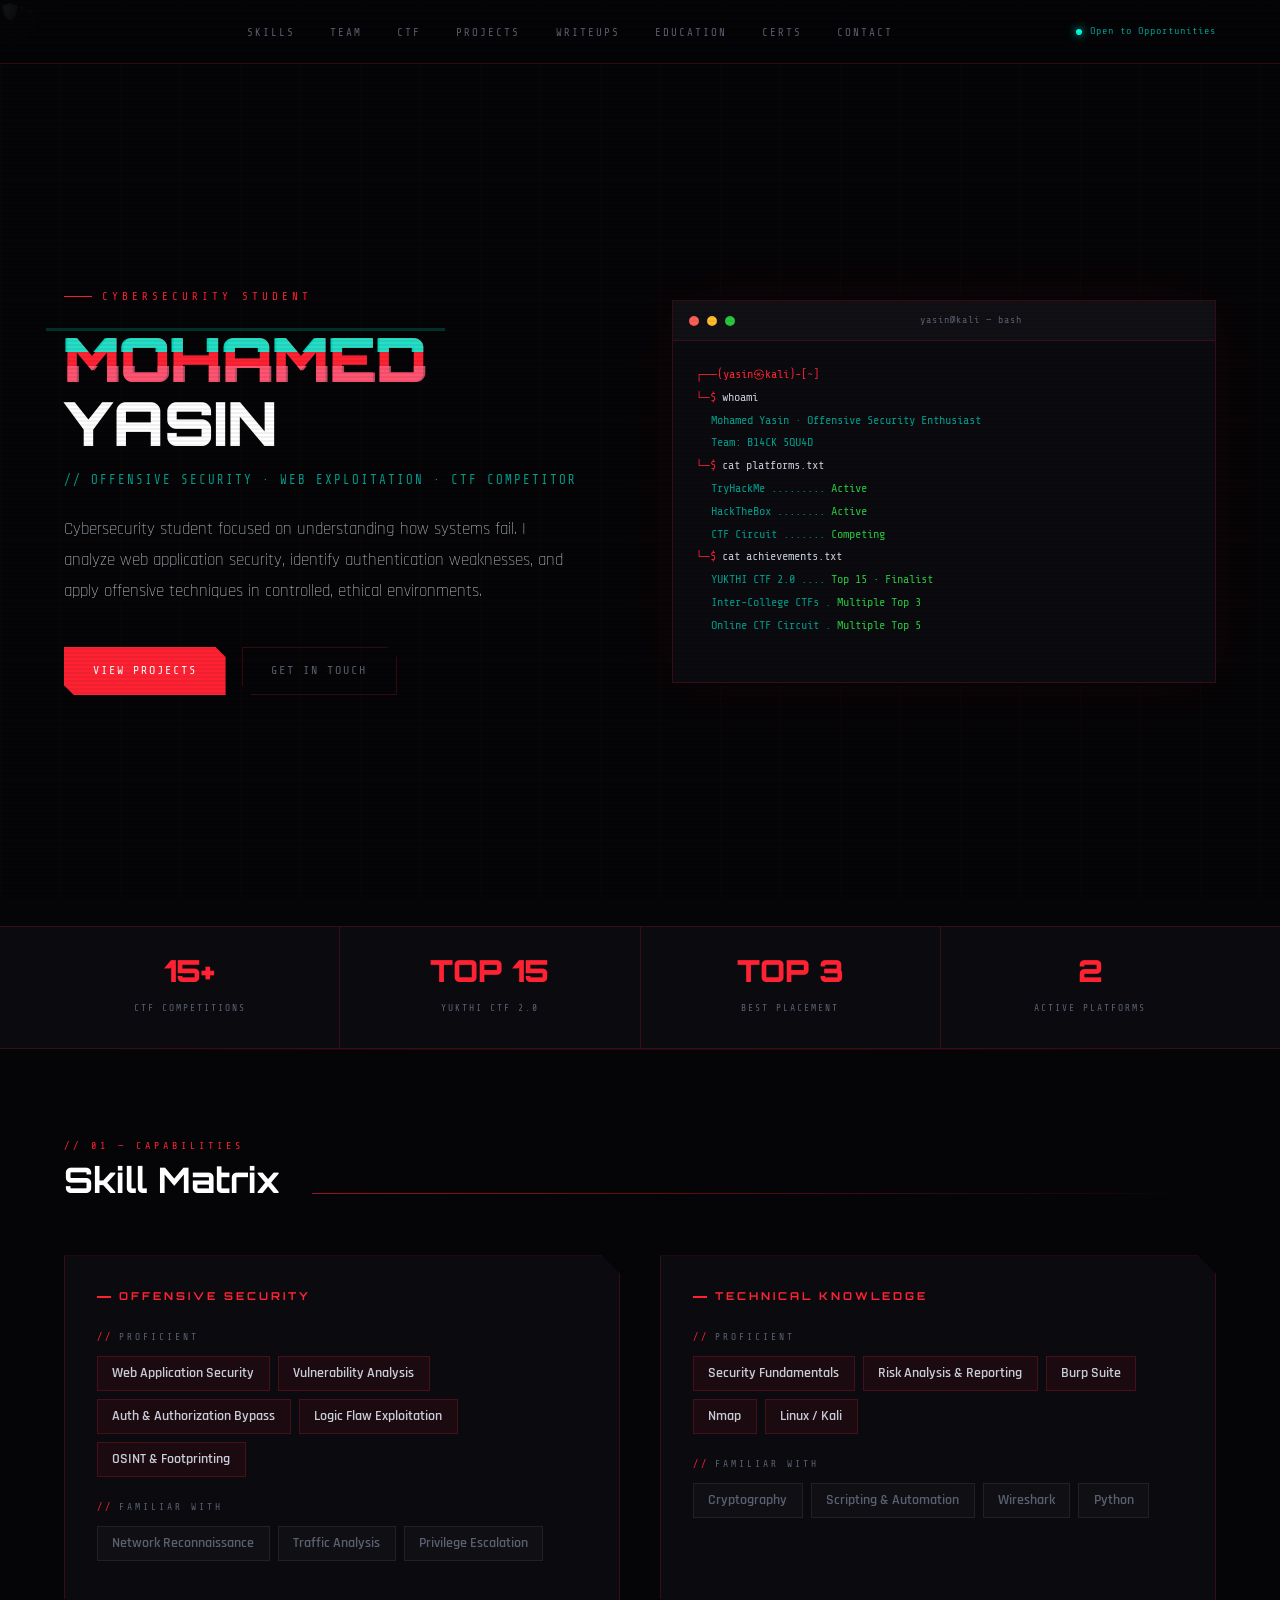
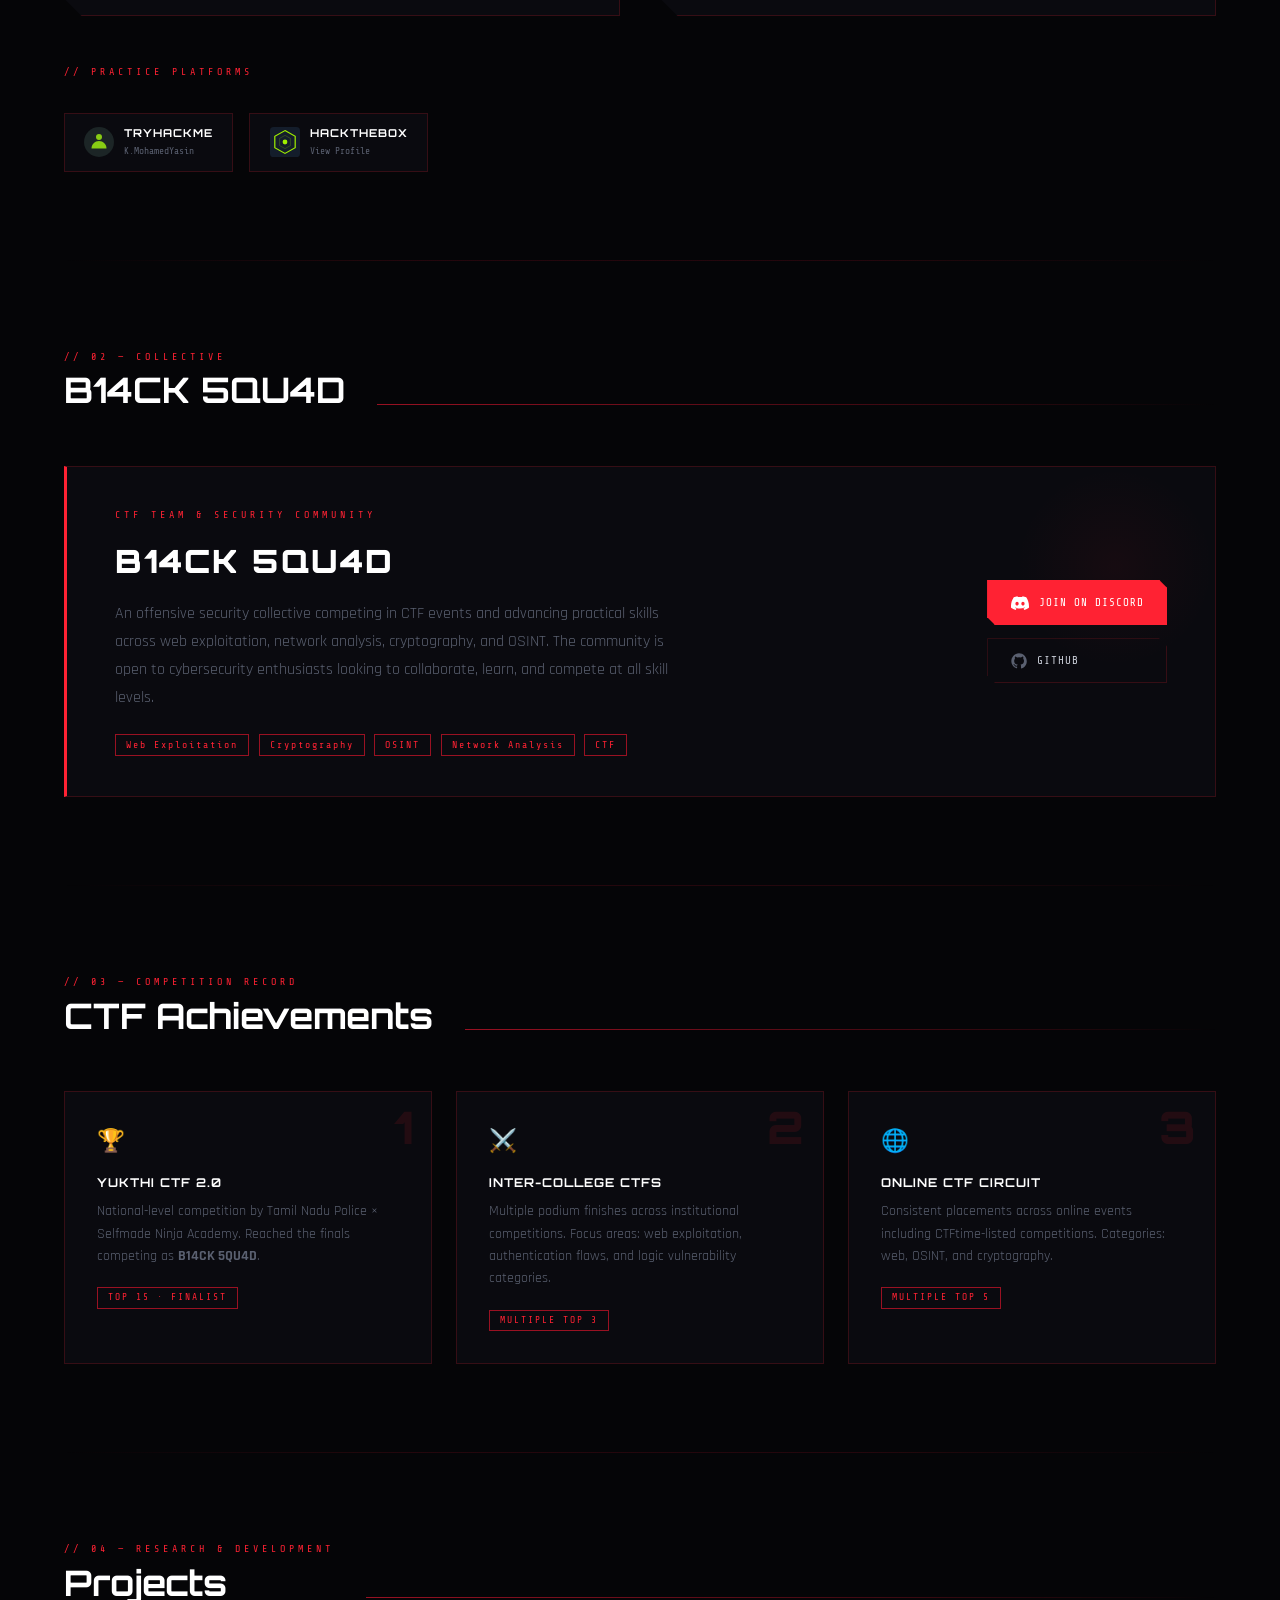
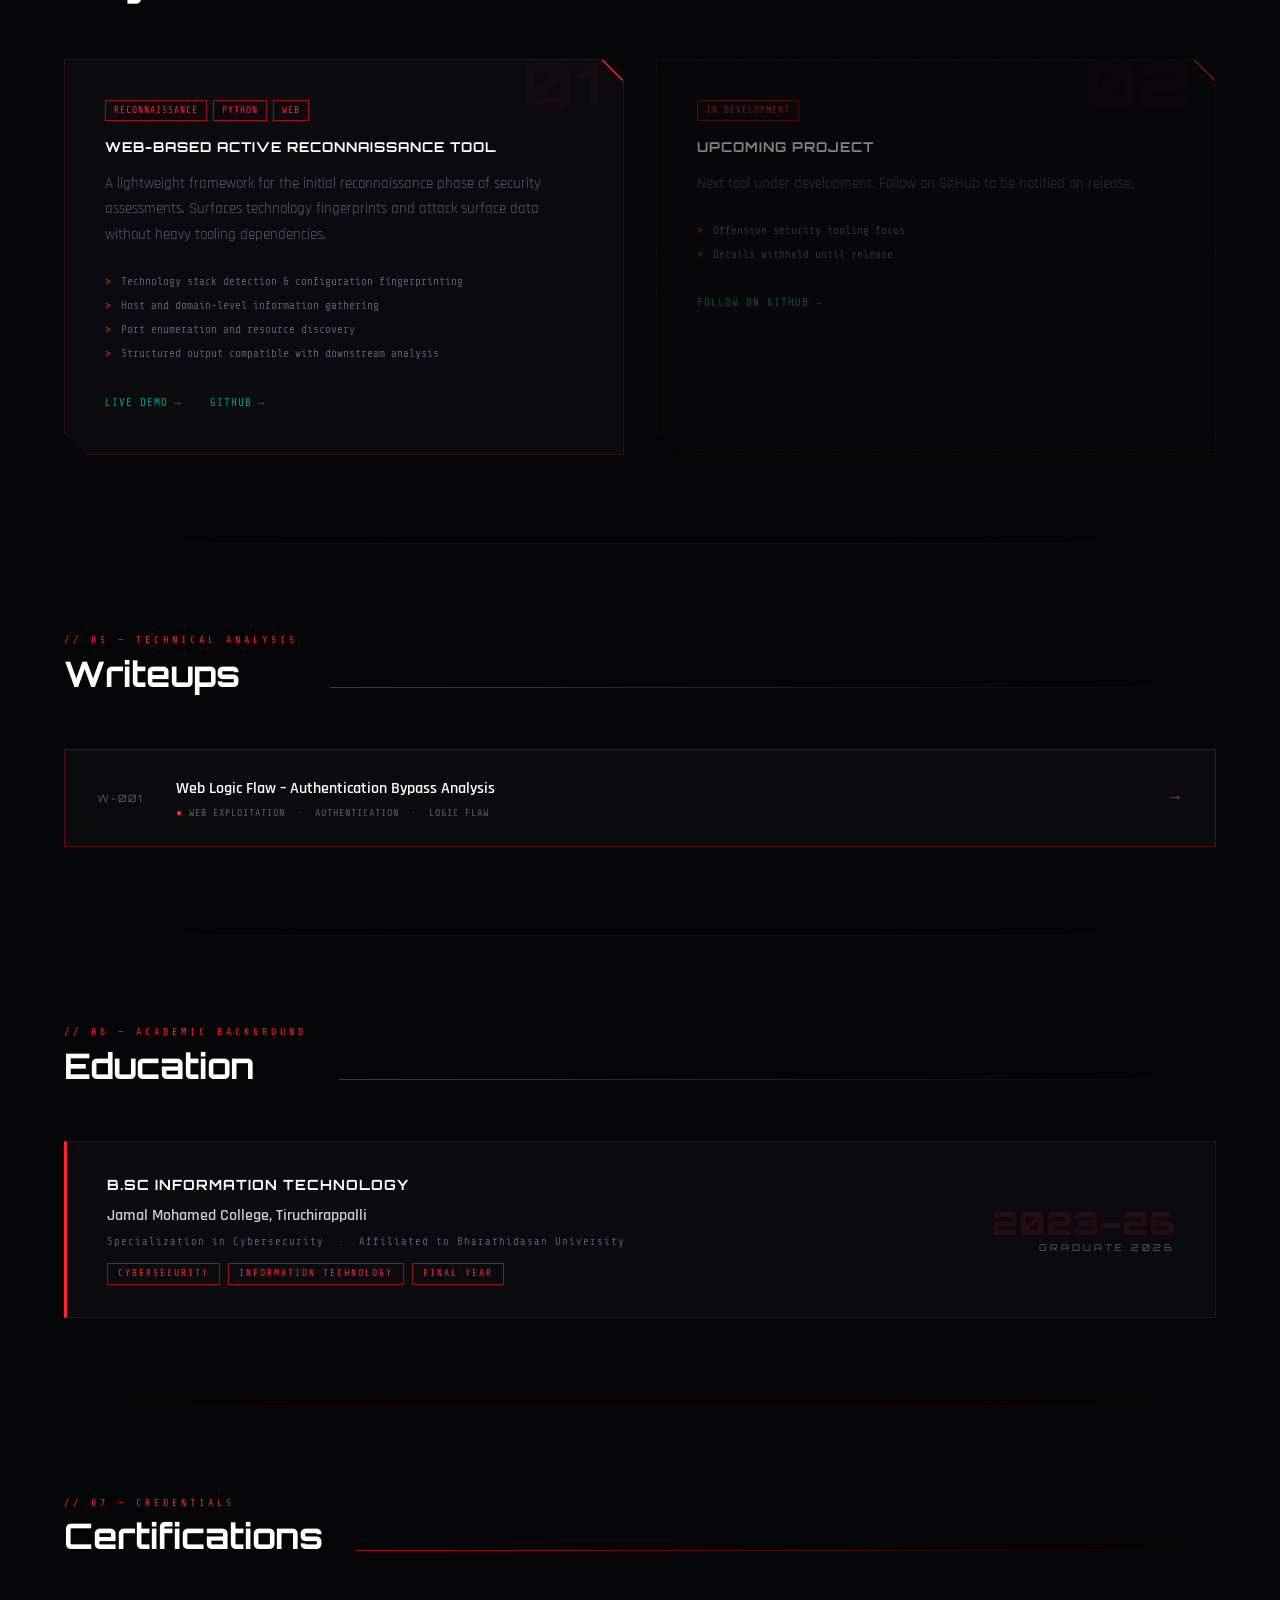
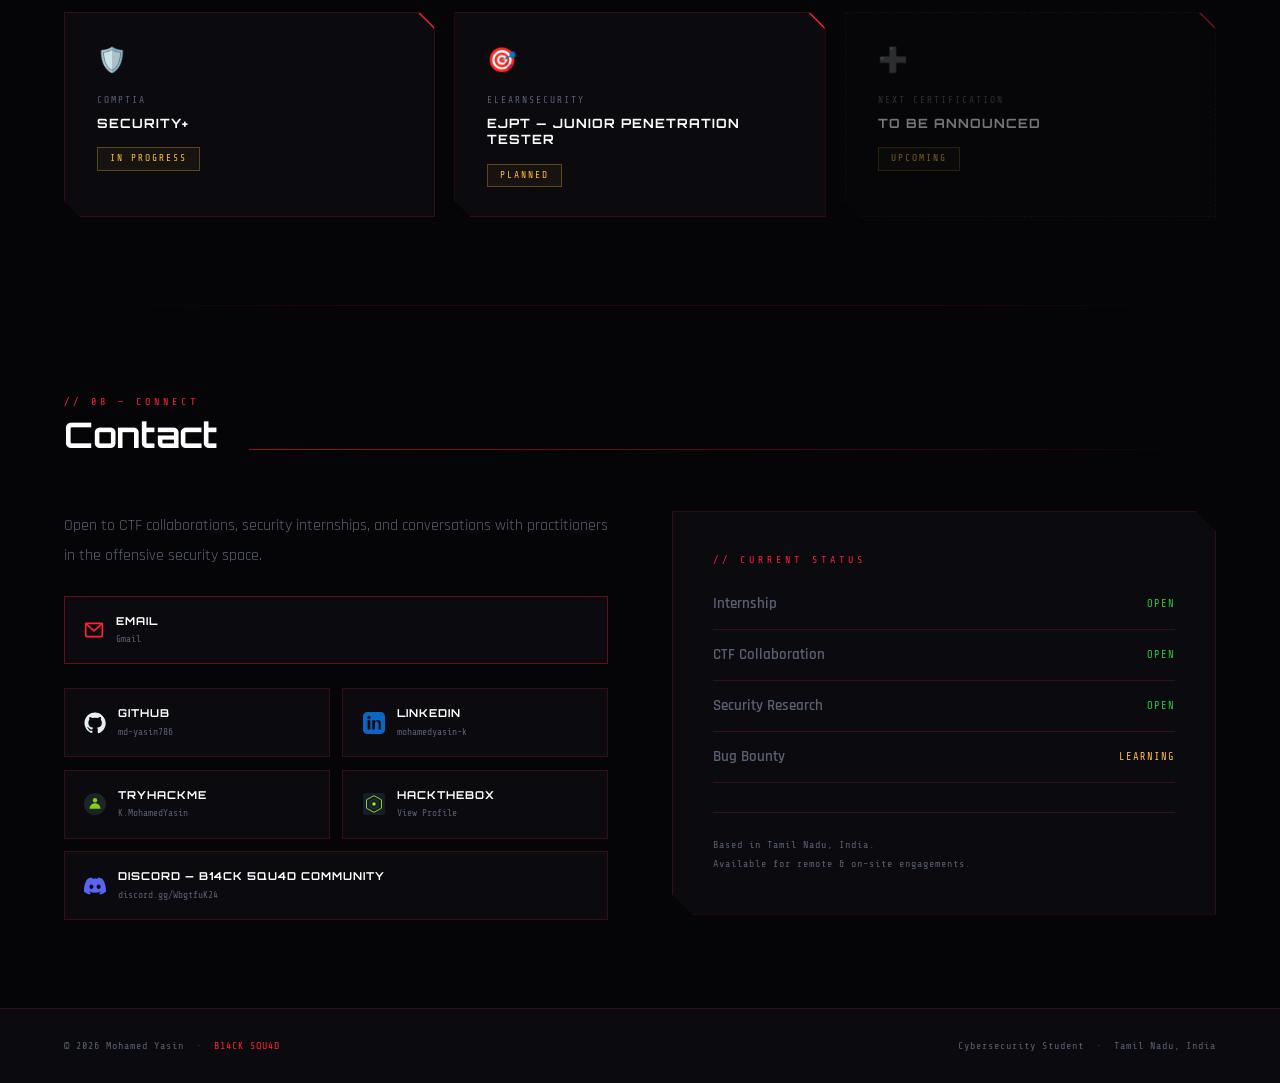
<file: index.html>
<!DOCTYPE html>
<html lang="en">
<head>
<meta charset="UTF-8">
<meta name="viewport" content="width=device-width, initial-scale=1.0">
<title>Mohamed Yasin | Offensive Security</title>
<meta name="description" content="Mohamed Yasin — Cybersecurity student specializing in offensive security, web application exploitation, and CTF competitions. Based in Tamil Nadu, India.">
<meta name="keywords" content="cybersecurity, penetration testing, CTF player, web security, offensive security, bug bounty, Tamil Nadu">
<meta name="author" content="Mohamed Yasin">
<meta property="og:title" content="Mohamed Yasin | Offensive Security">
<meta property="og:description" content="Cybersecurity student specializing in web exploitation, CTF competitions, and offensive security research.">
<meta property="og:url" content="https://md-yasin786.github.io">
<meta property="og:type" content="website">
<link rel="icon" href="data:image/svg+xml,<svg aria-hidden="true" xmlns='http://www.w3.org/2000/svg' viewBox='0 0 100 100'><text y='.9em' font-size='90'>🛡️</text></svg>">
<link rel="preconnect" href="https://fonts.googleapis.com">
<link href="https://fonts.googleapis.com/css2?family=Share+Tech+Mono&family=Orbitron:wght@400;700;900&family=Rajdhani:wght@300;400;600;700&display=swap" rel="stylesheet">
<style>
:root {
  --red:#ff2233; --red-dim:#991122; --red-glow:rgba(255,34,51,0.18);
  --cyan:#00ffe1; --cyan-dim:#009d8c;
  --bg:#050507; --bg2:#0a0a0f;
  --panel:rgba(255,34,51,0.04); --border:rgba(255,34,51,0.18);
  --text:#c8ccd6; --text-dim:#5a6070;
  --mono:'Share Tech Mono',monospace; --display:'Orbitron',sans-serif; --body:'Rajdhani',sans-serif;
}
*{margin:0;padding:0;box-sizing:border-box;}
html{scroll-behavior:smooth;}
body{background:var(--bg);color:var(--text);font-family:var(--body);font-size:16px;line-height:1.6;overflow-x:hidden;}
body::before{content:'';position:fixed;inset:0;background:repeating-linear-gradient(0deg,transparent,transparent 2px,rgba(0,0,0,0.06) 2px,rgba(0,0,0,0.06) 4px);pointer-events:none;z-index:9999;}
.grid-bg{position:fixed;inset:0;background-image:linear-gradient(rgba(255,34,51,0.03) 1px,transparent 1px),linear-gradient(90deg,rgba(255,34,51,0.03) 1px,transparent 1px);background-size:60px 60px;animation:gridPan 25s linear infinite;pointer-events:none;z-index:0;}
@keyframes gridPan{0%{transform:translateY(0);}100%{transform:translateY(60px);}}

nav{position:fixed;top:0;left:0;right:0;z-index:1000;display:flex;align-items:center;justify-content:space-between;padding:0 4rem;height:64px;background:rgba(5,5,7,0.9);backdrop-filter:blur(20px);border-bottom:1px solid var(--border);}
.nav-logo{font-family:var(--display);font-size:0.78rem;font-weight:700;color:var(--red);letter-spacing:4px;text-transform:uppercase;}
.nav-logo span{color:var(--text-dim);}
.nav-links{display:flex;gap:2.2rem;list-style:none;}
.nav-links a{font-family:var(--mono);font-size:0.68rem;color:var(--text-dim);text-decoration:none;letter-spacing:2px;text-transform:uppercase;transition:color 0.2s;}
.nav-links a:hover{color:var(--red);}
.nav-status{font-family:var(--mono);font-size:0.64rem;color:var(--cyan-dim);display:flex;align-items:center;gap:8px;}
.status-dot{width:6px;height:6px;border-radius:50%;background:var(--cyan);animation:pulse 2s ease-in-out infinite;box-shadow:0 0 8px var(--cyan);}
@keyframes pulse{0%,100%{opacity:1;}50%{opacity:0.3;}}

.hero{position:relative;min-height:100vh;display:flex;align-items:center;padding:6rem 4rem 4rem;z-index:1;}
.hero-inner{max-width:1200px;margin:0 auto;width:100%;display:grid;grid-template-columns:1fr 1fr;gap:4rem;align-items:center;}
.hero-label{font-family:var(--mono);font-size:0.68rem;color:var(--red);letter-spacing:4px;text-transform:uppercase;margin-bottom:1.4rem;display:flex;align-items:center;gap:10px;}
.hero-label::before{content:'';width:28px;height:1px;background:var(--red);}
.hero h1{font-family:var(--display);font-size:clamp(2.4rem,5vw,3.8rem);font-weight:900;line-height:1.05;color:#fff;margin-bottom:0.4rem;}
.glitch-wrap{position:relative;display:inline-block;}
.glitch-text{color:var(--red);position:relative;display:inline-block;}
.glitch-text::before,.glitch-text::after{content:attr(data-text);position:absolute;inset:0;color:var(--red);}
.glitch-text::before{
  animation:glitch-top 2.5s infinite;
  clip-path:polygon(0 0,100% 0,100% 38%,0 38%);
  color:var(--cyan);
  text-shadow:-2px 0 var(--cyan);
  opacity:0.85;
}
.glitch-text::after{
  animation:glitch-bot 2.5s infinite;
  clip-path:polygon(0 60%,100% 60%,100% 100%,0 100%);
  color:#ff6688;
  text-shadow:2px 0 #ff6688;
  opacity:0.75;
}
@keyframes glitch-top{
  0%,78%,100%{transform:translate(0);opacity:0;}
  80%{transform:translate(-4px,-2px);opacity:0.85;}
  82%{transform:translate(3px,1px);opacity:0.85;}
  84%{transform:translate(-2px,0);opacity:0.85;}
  86%{transform:translate(0);opacity:0;}
  90%{transform:translate(-3px,-1px);opacity:0.6;}
  92%{transform:translate(0);opacity:0;}
}
@keyframes glitch-bot{
  0%,78%,100%{transform:translate(0);opacity:0;}
  80%{transform:translate(4px,2px);opacity:0.75;}
  83%{transform:translate(-3px,-1px);opacity:0.75;}
  85%{transform:translate(2px,0);opacity:0.75;}
  87%{transform:translate(0);opacity:0;}
  91%{transform:translate(3px,1px);opacity:0.5;}
  93%{transform:translate(0);opacity:0;}
}
/* scanline sweep on glitch trigger */
.glitch-wrap::before{
  content:'';position:absolute;left:-5%;width:110%;height:3px;
  background:rgba(0,255,225,0.18);
  animation:scan-sweep 2.5s infinite;
  pointer-events:none;z-index:10;
}
@keyframes scan-sweep{
  0%,79%{top:-10%;opacity:0;}
  80%{top:-10%;opacity:1;}
  86%{top:110%;opacity:1;}
  87%,100%{top:110%;opacity:0;}
}
.hero-subtitle{font-family:var(--mono);font-size:0.78rem;color:var(--cyan-dim);letter-spacing:2px;margin:1rem 0 1.4rem;text-transform:uppercase;}
.hero-desc{font-family:var(--body);font-size:1.05rem;color:var(--text);line-height:1.85;font-weight:300;max-width:500px;margin-bottom:2.5rem;}
.hero-cta{display:flex;gap:1rem;flex-wrap:wrap;}
.btn-primary{display:inline-flex;align-items:center;gap:10px;background:var(--red);color:#fff;font-family:var(--mono);font-size:0.74rem;letter-spacing:2px;text-transform:uppercase;text-decoration:none;padding:0.85rem 1.8rem;border:none;cursor:pointer;transition:all 0.3s;clip-path:polygon(0 0,calc(100% - 10px) 0,100% 10px,100% 100%,10px 100%,0 calc(100% - 10px));}
.btn-primary:hover{box-shadow:0 0 28px var(--red-glow);filter:brightness(1.1);}
.btn-secondary{display:inline-flex;align-items:center;gap:10px;background:transparent;color:var(--text-dim);font-family:var(--mono);font-size:0.74rem;letter-spacing:2px;text-transform:uppercase;text-decoration:none;padding:0.85rem 1.8rem;border:1px solid var(--border);cursor:pointer;transition:all 0.3s;clip-path:polygon(0 0,calc(100% - 10px) 0,100% 10px,100% 100%,10px 100%,0 calc(100% - 10px));}
.btn-secondary:hover{border-color:var(--red);color:var(--red);}

.terminal{background:var(--bg2);border:1px solid var(--border);overflow:hidden;box-shadow:0 0 60px rgba(255,34,51,0.06);}
.terminal-bar{display:flex;align-items:center;gap:8px;padding:11px 16px;background:rgba(255,255,255,0.025);border-bottom:1px solid var(--border);}
.td{width:10px;height:10px;border-radius:50%;}
.td.r{background:#ff5f57;}.td.y{background:#ffbd2e;}.td.g{background:#28c840;}
.terminal-title{font-family:var(--mono);font-size:0.63rem;color:var(--text-dim);letter-spacing:1px;margin:0 auto;}
.terminal-body{padding:1.4rem;font-family:var(--mono);font-size:0.75rem;line-height:1.9;}
.tl{display:block;} .tp{color:var(--red);} .tc{color:var(--text);}
.to{color:var(--cyan-dim);padding-left:1rem;display:block;}
.tok{color:#28c840;} .twarn{color:#ffbd2e;}
.t-cursor{display:inline-block;width:7px;height:13px;background:var(--red);animation:blink 1s step-end infinite;vertical-align:middle;margin-left:3px;}
@keyframes blink{0%,100%{opacity:1;}50%{opacity:0;}}

section{position:relative;z-index:1;padding:5.5rem 4rem;}
.container{max-width:1200px;margin:0 auto;}
.section-header{margin-bottom:3.5rem;display:flex;align-items:flex-end;gap:2rem;}
.section-label{font-family:var(--mono);font-size:0.63rem;color:var(--red);letter-spacing:4px;text-transform:uppercase;margin-bottom:0.4rem;}
.section-title{font-family:var(--display);font-size:clamp(1.5rem,3vw,2.2rem);font-weight:700;color:#fff;line-height:1.1;}
.section-line{flex:1;height:1px;background:linear-gradient(90deg,var(--red-dim),transparent);margin-bottom:5px;}

.stats-bar{background:var(--bg2);border-top:1px solid var(--border);border-bottom:1px solid var(--border);position:relative;z-index:1;}
.stats-inner{max-width:1200px;margin:0 auto;display:grid;grid-template-columns:repeat(4,1fr);gap:1px;background:var(--border);}
.stat{background:var(--bg2);padding:1.8rem 2rem;text-align:center;transition:background 0.3s;position:relative;overflow:hidden;}
.stat:hover{background:var(--panel);}
.stat::after{content:'';position:absolute;bottom:0;left:50%;transform:translateX(-50%);width:0;height:2px;background:var(--red);transition:width 0.3s;}
.stat:hover::after{width:50%;}
.stat-num{font-family:var(--display);font-size:1.9rem;font-weight:900;color:var(--red);display:block;line-height:1;margin-bottom:0.5rem;}
.stat-label{font-family:var(--mono);font-size:0.6rem;color:var(--text-dim);letter-spacing:2px;text-transform:uppercase;}

.divider{height:1px;background:linear-gradient(90deg,transparent,var(--red-dim) 30%,var(--red-dim) 70%,transparent);opacity:0.22;margin:0 4rem;position:relative;z-index:1;}

.skills-grid{display:grid;grid-template-columns:1fr 1fr;gap:2.5rem;}
.skill-category{background:var(--bg2);border:1px solid var(--border);padding:2rem;transition:border-color 0.3s;clip-path:polygon(0 0,calc(100% - 18px) 0,100% 18px,100% 100%,18px 100%,0 calc(100% - 18px));}
.skill-category:hover{border-color:var(--red);}
.skill-cat-title{font-family:var(--display);font-size:0.68rem;font-weight:700;color:var(--red);letter-spacing:3px;text-transform:uppercase;margin-bottom:1.5rem;display:flex;align-items:center;gap:8px;}
.skill-cat-title::before{content:'';width:14px;height:2px;background:var(--red);}
.skill-group-label{font-family:var(--mono);font-size:0.6rem;color:var(--text-dim);letter-spacing:3px;text-transform:uppercase;margin:0 0 0.7rem;display:flex;align-items:center;gap:6px;}
.skill-group-label::before{content:'//';color:var(--red);}
.skill-tags{display:flex;flex-wrap:wrap;gap:0.5rem;margin-bottom:1.4rem;}
.skill-tag{font-family:var(--body);font-size:0.85rem;font-weight:600;color:var(--text);background:rgba(255,34,51,0.07);border:1px solid rgba(255,34,51,0.2);padding:0.35rem 0.9rem;transition:all 0.2s;cursor:default;}
.skill-tag:hover{border-color:var(--red);color:#fff;}
.skill-tag.familiar{color:var(--text-dim);background:rgba(255,255,255,0.02);border-color:rgba(255,255,255,0.07);}
.skill-tag.familiar:hover{border-color:var(--text-dim);color:var(--text);}
/* Education */
.edu-card{background:var(--bg2);border:1px solid var(--border);border-left:3px solid var(--red);padding:2rem 2.5rem;display:grid;grid-template-columns:1fr auto;align-items:center;gap:2rem;transition:border-color 0.3s;}
.edu-card:hover{border-color:var(--red);}
.edu-degree{font-family:var(--display);font-size:0.88rem;font-weight:700;color:#fff;letter-spacing:1px;text-transform:uppercase;margin-bottom:0.4rem;}
.edu-institution{font-family:var(--body);font-size:1rem;color:var(--text);font-weight:600;margin-bottom:0.3rem;}
.edu-detail{font-family:var(--mono);font-size:0.66rem;color:var(--text-dim);letter-spacing:1px;margin-bottom:0.8rem;}
.edu-tags{display:flex;flex-wrap:wrap;gap:0.5rem;}
.edu-tag{font-family:var(--mono);font-size:0.6rem;color:var(--red);border:1px solid var(--red-dim);padding:2px 10px;letter-spacing:2px;text-transform:uppercase;}
.edu-year{font-family:var(--display);font-size:2rem;font-weight:900;color:rgba(255,34,51,0.12);line-height:1;text-align:right;white-space:nowrap;}
.edu-year span{display:block;font-size:0.58rem;color:var(--text-dim);letter-spacing:3px;text-transform:uppercase;margin-top:4px;font-weight:400;}

.platforms-row{display:flex;flex-wrap:wrap;gap:1rem;margin-top:2rem;}
.platform-badge{display:flex;align-items:center;gap:10px;padding:0.7rem 1.2rem;background:var(--bg2);border:1px solid var(--border);text-decoration:none;transition:all 0.3s;color:var(--text);}
.platform-badge:hover{border-color:var(--red);transform:translateY(-2px);box-shadow:0 8px 20px rgba(255,34,51,0.08);}
.platform-badge .pname{font-family:var(--display);font-size:0.68rem;font-weight:700;letter-spacing:1px;text-transform:uppercase;color:#fff;display:block;}
.platform-badge .psub{font-family:var(--mono);font-size:0.6rem;color:var(--text-dim);display:block;margin-top:2px;}

/* B14CK 5QU4D */
.squad-section{background:var(--bg2);border:1px solid var(--border);border-left:3px solid var(--red);padding:2.5rem 3rem;position:relative;overflow:hidden;margin-top:2rem;}
.squad-section::before{content:'';position:absolute;top:0;right:0;width:200px;height:200px;background:radial-gradient(circle,rgba(255,34,51,0.05) 0%,transparent 70%);pointer-events:none;}
.squad-inner{display:grid;grid-template-columns:1fr auto;gap:3rem;align-items:center;}
.squad-label{font-family:var(--mono);font-size:0.63rem;color:var(--red);letter-spacing:4px;text-transform:uppercase;margin-bottom:0.8rem;}
.squad-name{font-family:var(--display);font-size:clamp(1.4rem,3vw,2rem);font-weight:900;color:#fff;letter-spacing:2px;margin-bottom:0.8rem;}
.squad-desc{font-family:var(--body);font-size:1rem;color:var(--text-dim);line-height:1.75;max-width:560px;}
.squad-tags{display:flex;flex-wrap:wrap;gap:0.6rem;margin-top:1.4rem;}
.squad-tag{font-family:var(--mono);font-size:0.62rem;color:var(--red);border:1px solid var(--red-dim);padding:2px 10px;letter-spacing:2px;}
.squad-links{display:flex;flex-direction:column;gap:0.8rem;flex-shrink:0;}
.squad-link{display:flex;align-items:center;gap:10px;padding:0.8rem 1.4rem;background:transparent;border:1px solid var(--border);text-decoration:none;color:var(--text);font-family:var(--mono);font-size:0.68rem;letter-spacing:1px;text-transform:uppercase;transition:all 0.3s;white-space:nowrap;clip-path:polygon(0 0,calc(100% - 8px) 0,100% 8px,100% 100%,8px 100%,0 calc(100% - 8px));}
.squad-link:hover{border-color:var(--red);color:var(--red);}
.squad-link.primary{background:var(--red);border-color:var(--red);color:#fff;}
.squad-link.primary:hover{box-shadow:0 0 24px var(--red-glow);}

.achievements-grid{display:grid;grid-template-columns:repeat(3,1fr);gap:1.5rem;}
.achievement-card{background:var(--bg2);border:1px solid var(--border);padding:2rem;position:relative;overflow:hidden;transition:all 0.3s;cursor:default;}
.achievement-card::before{content:'';position:absolute;top:0;left:0;width:3px;height:0;background:var(--red);transition:height 0.3s;}
.achievement-card:hover::before{height:100%;}
.achievement-card:hover{border-color:var(--red);transform:translateY(-4px);box-shadow:0 20px 40px rgba(255,34,51,0.08);}
.ach-rank{font-family:var(--display);font-size:2.8rem;font-weight:900;color:var(--red);opacity:0.1;position:absolute;top:0.8rem;right:1.2rem;line-height:1;}
.ach-icon{font-size:1.4rem;margin-bottom:0.8rem;}
.ach-title{font-family:var(--display);font-size:0.76rem;font-weight:700;color:#fff;letter-spacing:1px;margin-bottom:0.5rem;text-transform:uppercase;}
.ach-detail{font-family:var(--body);font-size:0.9rem;color:var(--text-dim);margin-bottom:1rem;line-height:1.55;}
.ach-badge{display:inline-block;font-family:var(--mono);font-size:0.6rem;color:var(--red);border:1px solid var(--red-dim);padding:2px 10px;letter-spacing:2px;text-transform:uppercase;}

.projects-grid{display:grid;grid-template-columns:1fr 1fr;gap:2rem;}
.project-card{background:var(--bg2);border:1px solid var(--border);padding:2.5rem;position:relative;overflow:hidden;transition:all 0.3s;clip-path:polygon(0 0,calc(100% - 22px) 0,100% 22px,100% 100%,22px 100%,0 calc(100% - 22px));}
.project-card:hover{border-color:var(--red);box-shadow:0 0 40px rgba(255,34,51,0.06);}
.project-card::after{content:'';position:absolute;top:0;right:0;width:22px;height:22px;background:var(--red);clip-path:polygon(100% 0,0 0,100% 100%);}
.project-num{font-family:var(--display);font-size:4rem;font-weight:900;color:rgba(255,34,51,0.05);position:absolute;top:-0.5rem;right:1.5rem;line-height:1;user-select:none;pointer-events:none;}
.project-tags{display:flex;flex-wrap:wrap;gap:6px;margin-bottom:1.1rem;}
.project-tag{font-family:var(--mono);font-size:0.6rem;color:var(--red);border:1px solid var(--red-dim);padding:2px 8px;letter-spacing:1px;text-transform:uppercase;}
.project-title{font-family:var(--display);font-size:0.85rem;font-weight:700;color:#fff;letter-spacing:1px;margin-bottom:0.9rem;text-transform:uppercase;line-height:1.3;}
.project-desc{font-family:var(--body);font-size:0.95rem;color:var(--text-dim);line-height:1.7;margin-bottom:1.4rem;}
.project-features{list-style:none;margin-bottom:1.4rem;}
.project-features li{font-family:var(--mono);font-size:0.7rem;color:var(--text-dim);padding:3px 0 3px 1rem;position:relative;}
.project-features li::before{content:'>';position:absolute;left:0;color:var(--red);}
.project-link{font-family:var(--mono);font-size:0.68rem;color:var(--cyan-dim);text-decoration:none;letter-spacing:1px;display:inline-flex;align-items:center;gap:6px;transition:color 0.2s;text-transform:uppercase;}
.project-link:hover{color:var(--cyan);}
.project-link::after{content:' →';}

.writeups-list{display:flex;flex-direction:column;gap:1px;background:var(--border);border:1px solid var(--border);}
.writeup-item{background:var(--bg2);padding:1.6rem 2rem;display:grid;grid-template-columns:auto 1fr auto;align-items:center;gap:2rem;text-decoration:none;transition:all 0.2s;position:relative;overflow:hidden;}
.writeup-item::before{content:'';position:absolute;left:0;top:0;bottom:0;width:0;background:var(--panel);transition:width 0.3s;}
.writeup-item:hover::before{width:100%;}
.writeup-item:hover .writeup-title{color:var(--red);}
.writeup-num{font-family:var(--display);font-size:0.63rem;color:var(--text-dim);letter-spacing:2px;position:relative;}
.writeup-content{position:relative;}
.writeup-title{font-family:var(--body);font-size:1rem;font-weight:600;color:#fff;margin-bottom:3px;transition:color 0.2s;}
.writeup-meta{font-family:var(--mono);font-size:0.63rem;color:var(--text-dim);letter-spacing:1px;text-transform:uppercase;}
.writeup-arrow{font-size:1rem;color:var(--red);position:relative;transition:transform 0.2s;}
.writeup-item:hover .writeup-arrow{transform:translateX(4px);}

.contact-grid{display:grid;grid-template-columns:1fr 1fr;gap:4rem;align-items:start;}
.contact-intro{font-family:var(--body);font-size:1.02rem;color:var(--text-dim);line-height:1.85;}
.social-grid{display:grid;grid-template-columns:1fr 1fr;gap:0.8rem;margin-top:1.5rem;}
.social-btn{display:flex;align-items:center;gap:12px;padding:1rem 1.2rem;background:var(--bg2);border:1px solid var(--border);text-decoration:none;color:var(--text);transition:all 0.3s;position:relative;overflow:hidden;}
.social-btn::before{content:'';position:absolute;left:0;top:0;bottom:0;width:2px;background:transparent;transition:background 0.3s;}
.social-btn:hover::before{background:var(--red);}
.social-btn:hover{border-color:var(--red);color:#fff;transform:translateX(3px);}
.social-btn svg{flex-shrink:0;}
.social-btn-name{font-family:var(--display);font-size:0.68rem;font-weight:700;color:#fff;letter-spacing:1px;text-transform:uppercase;display:block;}
.social-btn-sub{font-family:var(--mono);font-size:0.6rem;color:var(--text-dim);display:block;margin-top:2px;}

.status-card{background:var(--bg2);border:1px solid var(--border);padding:2.5rem;clip-path:polygon(0 0,calc(100% - 20px) 0,100% 20px,100% 100%,20px 100%,0 calc(100% - 20px));}
.status-row{display:flex;justify-content:space-between;align-items:center;padding-bottom:0.8rem;margin-bottom:0.8rem;border-bottom:1px solid var(--border);}
.status-row:last-of-type{border-bottom:none;margin-bottom:0;padding-bottom:0;}
.status-label{font-family:var(--body);font-size:0.95rem;color:var(--text-dim);font-weight:600;}
.status-open{font-family:var(--mono);font-size:0.65rem;color:#28c840;letter-spacing:1px;}
.status-learning{font-family:var(--mono);font-size:0.65rem;color:#ffbd2e;letter-spacing:1px;}

footer{position:relative;z-index:1;border-top:1px solid var(--border);padding:1.8rem 4rem;display:flex;align-items:center;justify-content:space-between;background:var(--bg2);}
.footer-text{font-family:var(--mono);font-size:0.63rem;color:var(--text-dim);letter-spacing:1px;}
.footer-text span{color:var(--red);}

.fade-in{opacity:0;transform:translateY(18px);transition:opacity 0.6s ease,transform 0.6s ease;}
.fade-in.visible{opacity:1;transform:translateY(0);}
::-webkit-scrollbar{width:5px;}
::-webkit-scrollbar-track{background:var(--bg);}
::-webkit-scrollbar-thumb{background:var(--red-dim);}

@media(max-width:900px){
  nav{padding:0 1.5rem;} .nav-links{display:none;}
  .hero{padding:5rem 1.5rem 3rem;} .hero-inner{grid-template-columns:1fr;}
  .terminal{display:none;}
  section{padding:4rem 1.5rem;}
  .skills-grid,.achievements-grid,.projects-grid,.contact-grid{grid-template-columns:1fr;}
  .squad-inner{grid-template-columns:1fr;}
  .stats-inner{grid-template-columns:1fr 1fr;}
  .social-grid{grid-template-columns:1fr;}
  footer{flex-direction:column;gap:0.8rem;padding:1.5rem;text-align:center;}
  .divider{margin:0 1.5rem;}
}
/* Certifications */
.cert-grid{display:grid;grid-template-columns:repeat(auto-fit,minmax(260px,1fr));gap:1.2rem;}
.cert-card{background:var(--bg2);border:1px solid var(--border);padding:1.8rem 2rem;position:relative;overflow:hidden;transition:all 0.3s;clip-path:polygon(0 0,calc(100% - 16px) 0,100% 16px,100% 100%,16px 100%,0 calc(100% - 16px));}
.cert-card:hover{border-color:var(--red);transform:translateY(-3px);box-shadow:0 16px 32px rgba(255,34,51,0.08);}
.cert-card::after{content:'';position:absolute;top:0;right:0;width:16px;height:16px;background:var(--red);clip-path:polygon(100% 0,0 0,100% 100%);}
.cert-logo{font-size:1.5rem;margin-bottom:0.8rem;}
.cert-issuer{font-family:var(--mono);font-size:0.6rem;color:var(--text-dim);letter-spacing:2px;text-transform:uppercase;margin-bottom:0.4rem;}
.cert-name{font-family:var(--display);font-size:0.8rem;font-weight:700;color:#fff;letter-spacing:1px;text-transform:uppercase;margin-bottom:0.8rem;line-height:1.3;}
.cert-badge{display:inline-block;font-family:var(--mono);font-size:0.6rem;letter-spacing:2px;text-transform:uppercase;padding:3px 12px;border:1px solid;}
.cert-badge.in-progress{color:#ffbd2e;border-color:rgba(255,189,46,0.3);background:rgba(255,189,46,0.05);}
.cert-badge.earned{color:#28c840;border-color:rgba(40,200,64,0.3);background:rgba(40,200,64,0.05);}
/* Accessibility — respect reduced motion */
@media(prefers-reduced-motion:reduce){
  *,::before,::after{animation-duration:0.01ms !important;animation-iteration-count:1 !important;transition-duration:0.01ms !important;scroll-behavior:auto !important;}
  .grid-bg{animation:none;}
}
</style>
</head>
<body>
<div class="grid-bg"></div>

<nav>
  <div></div>
  <ul class="nav-links">
    <li><a href="#skills">Skills</a></li>
    <li><a href="#team">Team</a></li>
    <li><a href="#ctf">CTF</a></li>
    <li><a href="#projects">Projects</a></li>
    <li><a href="#writeups">Writeups</a></li>
    <li><a href="#education">Education</a></li>
    <li><a href="#certifications">Certs</a></li>
    <li><a href="#contact">Contact</a></li>
  </ul>
  <div class="nav-status"><div class="status-dot"></div>Open to Opportunities</div>
</nav>

<!-- HERO -->
<section class="hero">
  <div class="hero-inner">
    <div>
      <div class="hero-label">Cybersecurity Student</div>
      <h1>
        <span class="glitch-wrap"><span class="glitch-text" data-text="MOHAMED">MOHAMED</span></span><br>YASIN
      </h1>
      <div class="hero-subtitle">// Offensive Security · Web Exploitation · CTF Competitor</div>
      <p class="hero-desc">Cybersecurity student focused on understanding how systems fail. I analyze web application security, identify authentication weaknesses, and apply offensive techniques in controlled, ethical environments.</p>
      <div class="hero-cta">
        <a href="#projects" class="btn-primary">View Projects</a>
        <a href="#contact" class="btn-secondary">Get in Touch</a>
      </div>
    </div>
    <div class="terminal">
      <div class="terminal-bar">
        <div class="td r"></div><div class="td y"></div><div class="td g"></div>
        <div class="terminal-title">yasin@kali — bash</div>
      </div>
      <div class="terminal-body">
        <span class="tl"><span class="tp">┌──(yasin㉿kali)-[~]</span></span>
        <span class="tl"><span class="tp">└─$ </span><span class="tc">whoami</span></span>
        <span class="to">Mohamed Yasin · Offensive Security Enthusiast</span>
        <span class="to">Team: B14CK 5QU4D</span>
        <span class="tl"> </span>
        <span class="tl"><span class="tp">└─$ </span><span class="tc">cat platforms.txt</span></span>
        <span class="to">TryHackMe ......... <span class="tok">Active</span></span>
        <span class="to">HackTheBox ........ <span class="tok">Active</span></span>
        <span class="to">CTF Circuit ....... <span class="tok">Competing</span></span>
        <span class="tl"> </span>
        <span class="tl"><span class="tp">└─$ </span><span class="tc">cat achievements.txt</span></span>
        <span class="to">YUKTHI CTF 2.0 .... <span class="tok">Top 15 · Finalist</span></span>
        <span class="to">Inter-College CTFs . <span class="tok">Multiple Top 3</span></span>
        <span class="to">Online CTF Circuit . <span class="tok">Multiple Top 5</span></span>
        <span class="tl"> </span>
        <span class="tl"><span class="tp">└─$ </span><span class="t-cursor"></span></span>
      </div>
    </div>
  </div>
</section>

<!-- STATS -->
<div class="stats-bar">
  <div class="stats-inner">
    <div class="stat fade-in"><span class="stat-num">15+</span><span class="stat-label">CTF Competitions</span></div>
    <div class="stat fade-in"><span class="stat-num">TOP 15</span><span class="stat-label">YUKTHI CTF 2.0</span></div>
    <div class="stat fade-in"><span class="stat-num">TOP 3</span><span class="stat-label">Best Placement</span></div>
    <div class="stat fade-in"><span class="stat-num">2</span><span class="stat-label">Active Platforms</span></div>
  </div>
</div>

<div class="divider"></div>

<!-- SKILLS -->
<section id="skills">
  <div class="container">
    <div class="section-header fade-in">
      <div><div class="section-label">// 01 — Capabilities</div><h2 class="section-title">Skill Matrix</h2></div>
      <div class="section-line"></div>
    </div>
    <div class="skills-grid">
      <div class="skill-category fade-in">
        <div class="skill-cat-title">Offensive Security</div>
        <div class="skill-group-label">Proficient</div>
        <div class="skill-tags">
          <span class="skill-tag">Web Application Security</span>
          <span class="skill-tag">Vulnerability Analysis</span>
          <span class="skill-tag">Auth &amp; Authorization Bypass</span>
          <span class="skill-tag">Logic Flaw Exploitation</span>
          <span class="skill-tag">OSINT &amp; Footprinting</span>
        </div>
        <div class="skill-group-label">Familiar With</div>
        <div class="skill-tags">
          <span class="skill-tag familiar">Network Reconnaissance</span>
          <span class="skill-tag familiar">Traffic Analysis</span>
          <span class="skill-tag familiar">Privilege Escalation</span>
        </div>
      </div>
      <div class="skill-category fade-in">
        <div class="skill-cat-title">Technical Knowledge</div>
        <div class="skill-group-label">Proficient</div>
        <div class="skill-tags">
          <span class="skill-tag">Security Fundamentals</span>
          <span class="skill-tag">Risk Analysis &amp; Reporting</span>
          <span class="skill-tag">Burp Suite</span>
          <span class="skill-tag">Nmap</span>
          <span class="skill-tag">Linux / Kali</span>
        </div>
        <div class="skill-group-label">Familiar With</div>
        <div class="skill-tags">
          <span class="skill-tag familiar">Cryptography</span>
          <span class="skill-tag familiar">Scripting &amp; Automation</span>
          <span class="skill-tag familiar">Wireshark</span>
          <span class="skill-tag familiar">Python</span>
        </div>
      </div>
    </div>

    <!-- PRACTICE PLATFORMS -->
    <div style="margin-top:3rem;" class="fade-in">
      <div class="section-label" style="margin-bottom:1.2rem;">// Practice Platforms</div>
      <div class="platforms-row">
        <a href="https://tryhackme.com/p/K.MohamedYasin" target="_blank" class="platform-badge">
          <!-- TryHackMe icon -->
          <svg aria-hidden="true" width="30" height="30" viewBox="0 0 100 100" fill="none">
            <circle cx="50" cy="50" r="50" fill="#1c2526"/>
            <circle cx="50" cy="33" r="10" fill="#88cc14"/>
            <path d="M25 72c0-13.8 11.2-25 25-25s25 11.2 25 25H25z" fill="#88cc14"/>
          </svg>
          <div><span class="pname">TryHackMe</span><span class="psub">K.MohamedYasin</span></div>
        </a>
        <a href="https://profile.hackthebox.com/profile/019cdcfc-9490-73ed-a5f4-69e2591eba48" target="_blank" class="platform-badge">
          <!-- HackTheBox hex icon -->
          <svg aria-hidden="true" width="30" height="30" viewBox="0 0 100 100" fill="none">
            <rect width="100" height="100" rx="12" fill="#141d2b"/>
            <polygon points="50,12 84,31 84,69 50,88 16,69 16,31" fill="none" stroke="#9fef00" stroke-width="4"/>
            <polygon points="50,28 68,38 68,62 50,72 32,62 32,38" fill="none" stroke="#9fef00" stroke-width="2" opacity="0.35"/>
            <circle cx="50" cy="50" r="8" fill="#9fef00"/>
          </svg>
          <div><span class="pname">HackTheBox</span><span class="psub">View Profile</span></div>
        </a>
      </div>
    </div>
  </div>
</section>

<div class="divider"></div>

<!-- B14CK 5QU4D -->
<section id="team">
  <div class="container">
    <div class="section-header fade-in">
      <div><div class="section-label">// 02 — Collective</div><h2 class="section-title">B14CK 5QU4D</h2></div>
      <div class="section-line"></div>
    </div>
    <div class="squad-section fade-in">
      <div class="squad-inner">
        <div>
          <div class="squad-label">CTF Team &amp; Security Community</div>
          <div class="squad-name">B14CK 5QU4D</div>
          <p class="squad-desc">An offensive security collective competing in CTF events and advancing practical skills across web exploitation, network analysis, cryptography, and OSINT. The community is open to cybersecurity enthusiasts looking to collaborate, learn, and compete at all skill levels.</p>
          <div class="squad-tags">
            <span class="squad-tag">Web Exploitation</span>
            <span class="squad-tag">Cryptography</span>
            <span class="squad-tag">OSINT</span>
            <span class="squad-tag">Network Analysis</span>
            <span class="squad-tag">CTF</span>
          </div>
        </div>
        <div class="squad-links">
          <a href="https://discord.gg/WbgtfuK24" target="_blank" class="squad-link primary">
            <!-- Discord SVG -->
            <svg aria-hidden="true" width="18" height="18" viewBox="0 0 71 55" fill="white">
              <path d="M60.1 4.9A58.5 58.5 0 0 0 45.5.4a41.3 41.3 0 0 0-1.8 3.7 54 54 0 0 0-16.4 0A41 41 0 0 0 25.5.4 58.4 58.4 0 0 0 10.9 4.9C1.6 18.9-1 32.5.3 46a58.7 58.7 0 0 0 18 9.1 43.4 43.4 0 0 0 3.8-6.2 38.3 38.3 0 0 1-6-2.9l1.5-1.1a41.9 41.9 0 0 0 35.9 0l1.5 1.1a38.4 38.4 0 0 1-6 2.9 43.7 43.7 0 0 0 3.8 6.2A58.5 58.5 0 0 0 70.7 46C72.2 30.4 67.9 17 60.1 4.9zM23.8 37.6c-3.5 0-6.4-3.3-6.4-7.3s2.8-7.3 6.4-7.3 6.5 3.3 6.4 7.3c0 4-2.8 7.3-6.4 7.3zm23.4 0c-3.5 0-6.4-3.3-6.4-7.3s2.8-7.3 6.4-7.3 6.5 3.3 6.4 7.3c0 4-2.8 7.3-6.4 7.3z"/>
            </svg>
            Join on Discord
          </a>
          <a href="https://github.com/md-yasin786" target="_blank" class="squad-link">
            <svg aria-hidden="true" width="16" height="16" viewBox="0 0 24 24" fill="var(--text-dim)">
              <path d="M12 .5C5.73.5.5 5.74.5 12.02c0 5.11 3.29 9.44 7.86 10.97.58.11.79-.25.79-.56v-2.02c-3.2.7-3.88-1.38-3.88-1.38-.53-1.34-1.3-1.7-1.3-1.7-1.06-.73.08-.72.08-.72 1.17.08 1.79 1.2 1.79 1.2 1.04 1.78 2.73 1.27 3.4.97.11-.76.41-1.27.74-1.56-2.55-.29-5.24-1.28-5.24-5.68 0-1.25.45-2.27 1.19-3.07-.12-.29-.52-1.45.11-3.02 0 0 .97-.31 3.18 1.17a10.9 10.9 0 0 1 5.8 0c2.21-1.48 3.18-1.17 3.18-1.17.63 1.57.23 2.73.11 3.02.74.8 1.19 1.82 1.19 3.07 0 4.41-2.7 5.38-5.26 5.66.42.36.79 1.08.79 2.18v3.24c0 .31.21.68.8.56 4.56-1.53 7.85-5.86 7.85-10.97C23.5 5.74 18.27.5 12 .5z"/>
            </svg>
            GitHub
          </a>
        </div>
      </div>
    </div>
  </div>
</section>

<div class="divider"></div>

<!-- CTF -->
<section id="ctf">
  <div class="container">
    <div class="section-header fade-in">
      <div><div class="section-label">// 03 — Competition Record</div><h2 class="section-title">CTF Achievements</h2></div>
      <div class="section-line"></div>
    </div>
    <div class="achievements-grid">
      <div class="achievement-card fade-in">
        <div class="ach-rank">1</div>
        <div class="ach-icon">🏆</div>
        <div class="ach-title">YUKTHI CTF 2.0</div>
        <div class="ach-detail">National-level competition by Tamil Nadu Police × Selfmade Ninja Academy. Reached the finals competing as <strong>B14CK 5QU4D</strong>.</div>
        <div class="ach-badge">Top 15 · Finalist</div>
      </div>
      <div class="achievement-card fade-in">
        <div class="ach-rank">2</div>
        <div class="ach-icon">⚔️</div>
        <div class="ach-title">Inter-College CTFs</div>
        <div class="ach-detail">Multiple podium finishes across institutional competitions. Focus areas: web exploitation, authentication flaws, and logic vulnerability categories.</div>
        <div class="ach-badge">Multiple Top 3</div>
      </div>
      <div class="achievement-card fade-in">
        <div class="ach-rank">3</div>
        <div class="ach-icon">🌐</div>
        <div class="ach-title">Online CTF Circuit</div>
        <div class="ach-detail">Consistent placements across online events including CTFtime-listed competitions. Categories: web, OSINT, and cryptography.</div>
        <div class="ach-badge">Multiple Top 5</div>
      </div>
    </div>
  </div>
</section>

<div class="divider"></div>

<!-- PROJECTS -->
<section id="projects">
  <div class="container">
    <div class="section-header fade-in">
      <div><div class="section-label">// 04 — Research &amp; Development</div><h2 class="section-title">Projects</h2></div>
      <div class="section-line"></div>
    </div>
    <div class="projects-grid">
      <div class="project-card fade-in">
        <div class="project-num">01</div>
        <div class="project-tags"><span class="project-tag">Reconnaissance</span><span class="project-tag">Python</span><span class="project-tag">Web</span></div>
        <div class="project-title">Web-Based Active Reconnaissance Tool</div>
        <div class="project-desc">A lightweight framework for the initial reconnaissance phase of security assessments. Surfaces technology fingerprints and attack surface data without heavy tooling dependencies.</div>
        <ul class="project-features">
          <li>Technology stack detection &amp; configuration fingerprinting</li>
          <li>Host and domain-level information gathering</li>
          <li>Port enumeration and resource discovery</li>
          <li>Structured output compatible with downstream analysis</li>
        </ul>
        <a href="https://web-ui-recon-active.vercel.app/" target="_blank" class="project-link">Live Demo</a>
        <a href="https://github.com/md-yasin786" target="_blank" class="project-link" style="margin-left:1.5rem;">GitHub</a>
      </div>
      <div class="project-card fade-in" style="opacity:0.5;border-style:dashed;">
        <div class="project-num">02</div>
        <div class="project-tags"><span class="project-tag">In Development</span></div>
        <div class="project-title">Upcoming Project</div>
        <div class="project-desc">Next tool under development. Follow on GitHub to be notified on release.</div>
        <ul class="project-features">
          <li>Offensive security tooling focus</li>
          <li>Details withheld until release</li>
        </ul>
        <a href="https://github.com/md-yasin786" target="_blank" class="project-link">Follow on GitHub</a>
      </div>
    </div>
  </div>
</section>

<div class="divider"></div>

<!-- WRITEUPS -->
<section id="writeups">
  <div class="container">
    <div class="section-header fade-in">
      <div><div class="section-label">// 05 — Technical Analysis</div><h2 class="section-title">Writeups</h2></div>
      <div class="section-line"></div>
    </div>
    <div class="writeups-list fade-in">
      <a href="writeups/web-logic-flaw.html" class="writeup-item">
        <div class="writeup-num">W-001</div>
        <div class="writeup-content">
          <div class="writeup-title">Web Logic Flaw – Authentication Bypass Analysis</div>
          <div class="writeup-meta"><span style="color:var(--red);">●</span>&nbsp;Web Exploitation &nbsp;·&nbsp; Authentication &nbsp;·&nbsp; Logic Flaw</div>
        </div>
        <div class="writeup-arrow">→</div>
      </a>
    </div>
  </div>
</section>

<div class="divider"></div>

<!-- EDUCATION -->
<section id="education">
  <div class="container">
    <div class="section-header fade-in">
      <div><div class="section-label">// 06 — Academic Background</div><h2 class="section-title">Education</h2></div>
      <div class="section-line"></div>
    </div>
    <div class="edu-card fade-in">
      <div>
        <div class="edu-degree">B.Sc Information Technology</div>
        <div class="edu-institution">Jamal Mohamed College, Tiruchirappalli</div>
        <div class="edu-detail">Specialization in Cybersecurity &nbsp;·&nbsp; Affiliated to Bharathidasan University</div>
        <div class="edu-tags">
          <span class="edu-tag">Cybersecurity</span>
          <span class="edu-tag">Information Technology</span>
          <span class="edu-tag">Final Year</span>
        </div>
      </div>
      <div class="edu-year">2023–26<span>Graduate 2026</span></div>
    </div>
  </div>
</section>

<div class="divider"></div>

<!-- CERTIFICATIONS -->
<section id="certifications">
  <div class="container">
    <div class="section-header fade-in">
      <div><div class="section-label">// 07 — Credentials</div><h2 class="section-title">Certifications</h2></div>
      <div class="section-line"></div>
    </div>
    <div class="cert-grid">
      <div class="cert-card fade-in">
        <div class="cert-logo">🛡️</div>
        <div class="cert-issuer">CompTIA</div>
        <div class="cert-name">Security+</div>
        <span class="cert-badge in-progress">In Progress</span>
      </div>
      <div class="cert-card fade-in">
        <div class="cert-logo">🎯</div>
        <div class="cert-issuer">eLearnSecurity</div>
        <div class="cert-name">eJPT — Junior Penetration Tester</div>
        <span class="cert-badge in-progress">Planned</span>
      </div>
      <div class="cert-card fade-in" style="opacity:0.45;border-style:dashed;">
        <div class="cert-logo">➕</div>
        <div class="cert-issuer">Next Certification</div>
        <div class="cert-name">To Be Announced</div>
        <span class="cert-badge in-progress">Upcoming</span>
      </div>
    </div>
  </div>
</section>

<div class="divider"></div>

<!-- CONTACT -->
<section id="contact">
  <div class="container">
    <div class="section-header fade-in">
      <div><div class="section-label">// 08 — Connect</div><h2 class="section-title">Contact</h2></div>
      <div class="section-line"></div>
    </div>
    <div class="contact-grid">
      <div class="fade-in">
        <p class="contact-intro">Open to CTF collaborations, security internships, and conversations with practitioners in the offensive security space.</p>
        <div style="display:flex;flex-direction:column;gap:0.6rem;margin-top:1.5rem;margin-bottom:1rem;">
          <a href="mailto:mohamed.yasin.sec@gmail.com" class="social-btn" style="border-color:rgba(255,34,51,0.35);">
            <svg aria-hidden="true" width="20" height="20" viewBox="0 0 24 24" fill="none" stroke="var(--red)" stroke-width="2" stroke-linecap="round" stroke-linejoin="round"><rect x="2" y="4" width="20" height="16" rx="2"/><polyline points="2,4 12,13 22,4"/></svg>
            <div><span class="social-btn-name">Email</span><span class="social-btn-sub">Gmail</span></div>
          </a>
        </div>
        <div class="social-grid">

          <!-- GitHub -->
          <a href="https://github.com/md-yasin786" target="_blank" class="social-btn">
            <svg aria-hidden="true" width="22" height="22" viewBox="0 0 24 24" fill="#e6edf3"><path d="M12 .5C5.73.5.5 5.74.5 12.02c0 5.11 3.29 9.44 7.86 10.97.58.11.79-.25.79-.56v-2.02c-3.2.7-3.88-1.38-3.88-1.38-.53-1.34-1.3-1.7-1.3-1.7-1.06-.73.08-.72.08-.72 1.17.08 1.79 1.2 1.79 1.2 1.04 1.78 2.73 1.27 3.4.97.11-.76.41-1.27.74-1.56-2.55-.29-5.24-1.28-5.24-5.68 0-1.25.45-2.27 1.19-3.07-.12-.29-.52-1.45.11-3.02 0 0 .97-.31 3.18 1.17a10.9 10.9 0 0 1 5.8 0c2.21-1.48 3.18-1.17 3.18-1.17.63 1.57.23 2.73.11 3.02.74.8 1.19 1.82 1.19 3.07 0 4.41-2.7 5.38-5.26 5.66.42.36.79 1.08.79 2.18v3.24c0 .31.21.68.8.56 4.56-1.53 7.85-5.86 7.85-10.97C23.5 5.74 18.27.5 12 .5z"/></svg>
            <div><span class="social-btn-name">GitHub</span><span class="social-btn-sub">md-yasin786</span></div>
          </a>

          <!-- LinkedIn -->
          <a href="https://www.linkedin.com/in/mohamedyasin-k" target="_blank" class="social-btn">
            <svg aria-hidden="true" width="22" height="22" viewBox="0 0 24 24" fill="#0a66c2"><path d="M19 0h-14c-2.76 0-5 2.24-5 5v14c0 2.76 2.24 5 5 5h14c2.76 0 5-2.24 5-5v-14c0-2.76-2.24-5-5-5zm-11 19h-3v-10h3v10zm-1.5-11.27c-.97 0-1.75-.79-1.75-1.76 0-.97.78-1.76 1.75-1.76s1.75.79 1.75 1.76c0 .97-.78 1.76-1.75 1.76zm13.5 11.27h-3v-5.6c0-1.34-.03-3.06-1.87-3.06-1.87 0-2.15 1.46-2.15 2.96v5.7h-3v-10h2.88v1.37h.04c.4-.76 1.38-1.56 2.84-1.56 3.03 0 3.59 2 3.59 4.59v5.66z"/></svg>
            <div><span class="social-btn-name">LinkedIn</span><span class="social-btn-sub">mohamedyasin-k</span></div>
          </a>

          <!-- TryHackMe -->
          <a href="https://tryhackme.com/p/K.MohamedYasin" target="_blank" class="social-btn">
            <svg aria-hidden="true" width="22" height="22" viewBox="0 0 100 100" fill="none">
              <circle cx="50" cy="50" r="50" fill="#1c2526"/>
              <circle cx="50" cy="33" r="10" fill="#88cc14"/>
              <path d="M25 72c0-13.8 11.2-25 25-25s25 11.2 25 25H25z" fill="#88cc14"/>
            </svg>
            <div><span class="social-btn-name">TryHackMe</span><span class="social-btn-sub">K.MohamedYasin</span></div>
          </a>

          <!-- HackTheBox -->
          <a href="https://profile.hackthebox.com/profile/019cdcfc-9490-73ed-a5f4-69e2591eba48" target="_blank" class="social-btn">
            <svg aria-hidden="true" width="22" height="22" viewBox="0 0 100 100" fill="none">
              <rect width="100" height="100" rx="12" fill="#141d2b"/>
              <polygon points="50,12 84,31 84,69 50,88 16,69 16,31" fill="none" stroke="#9fef00" stroke-width="4"/>
              <polygon points="50,28 68,38 68,62 50,72 32,62 32,38" fill="none" stroke="#9fef00" stroke-width="2" opacity="0.3"/>
              <circle cx="50" cy="50" r="8" fill="#9fef00"/>
            </svg>
            <div><span class="social-btn-name">HackTheBox</span><span class="social-btn-sub">View Profile</span></div>
          </a>

          <!-- Discord — full width -->
          <a href="https://discord.gg/WbgtfuK24" target="_blank" class="social-btn" style="grid-column:1/-1;">
            <svg aria-hidden="true" width="22" height="22" viewBox="0 0 71 55" fill="#5865f2"><path d="M60.1 4.9A58.5 58.5 0 0 0 45.5.4a41.3 41.3 0 0 0-1.8 3.7 54 54 0 0 0-16.4 0A41 41 0 0 0 25.5.4 58.4 58.4 0 0 0 10.9 4.9C1.6 18.9-1 32.5.3 46a58.7 58.7 0 0 0 18 9.1 43.4 43.4 0 0 0 3.8-6.2 38.3 38.3 0 0 1-6-2.9l1.5-1.1a41.9 41.9 0 0 0 35.9 0l1.5 1.1a38.4 38.4 0 0 1-6 2.9 43.7 43.7 0 0 0 3.8 6.2A58.5 58.5 0 0 0 70.7 46C72.2 30.4 67.9 17 60.1 4.9zM23.8 37.6c-3.5 0-6.4-3.3-6.4-7.3s2.8-7.3 6.4-7.3 6.5 3.3 6.4 7.3c0 4-2.8 7.3-6.4 7.3zm23.4 0c-3.5 0-6.4-3.3-6.4-7.3s2.8-7.3 6.4-7.3 6.5 3.3 6.4 7.3c0 4-2.8 7.3-6.4 7.3z"/></svg>
            <div><span class="social-btn-name">Discord — B14CK 5QU4D Community</span><span class="social-btn-sub">discord.gg/WbgtfuK24</span></div>
          </a>

        </div>
      </div>

      <!-- STATUS CARD -->
      <div class="fade-in">
        <div class="status-card">
          <div class="section-label" style="margin-bottom:1.5rem;">// Current Status</div>
          <div class="status-row"><span class="status-label">Internship</span><span class="status-open">OPEN</span></div>
          <div class="status-row"><span class="status-label">CTF Collaboration</span><span class="status-open">OPEN</span></div>
          <div class="status-row"><span class="status-label">Security Research</span><span class="status-open">OPEN</span></div>
          <div class="status-row"><span class="status-label">Bug Bounty</span><span class="status-learning">LEARNING</span></div>
          <div style="margin-top:1.8rem;padding-top:1.4rem;border-top:1px solid var(--border);">
            <div style="font-family:var(--mono);font-size:0.63rem;color:var(--text-dim);letter-spacing:1px;line-height:1.9;">Based in Tamil Nadu, India.<br>Available for remote &amp; on-site engagements.</div>
          </div>
        </div>
      </div>
    </div>
  </div>
</section>

<footer>
  <div class="footer-text">© 2026 Mohamed Yasin &nbsp;·&nbsp; <span>B14CK 5QU4D</span></div>
  <div class="footer-text">Cybersecurity Student &nbsp;·&nbsp; Tamil Nadu, India</div>
</footer>

<script>
const obs = new IntersectionObserver((entries) => {
  entries.forEach((entry) => {
    if (entry.isIntersecting) {
      const siblings = Array.from(entry.target.parentElement?.children || []);
      setTimeout(() => entry.target.classList.add('visible'), siblings.indexOf(entry.target) * 80);
      obs.unobserve(entry.target);
    }
  });
}, { threshold: 0.08 });
document.querySelectorAll('.fade-in').forEach(el => obs.observe(el));

document.querySelectorAll('.terminal-body > span').forEach((l, i) => {
  l.style.opacity = '0';
  setTimeout(() => {
    l.style.opacity = '1';
    l.style.transition = 'opacity 0.12s';
  }, i * 140 + 600);
});
</script>
</body>
</html>
</file>
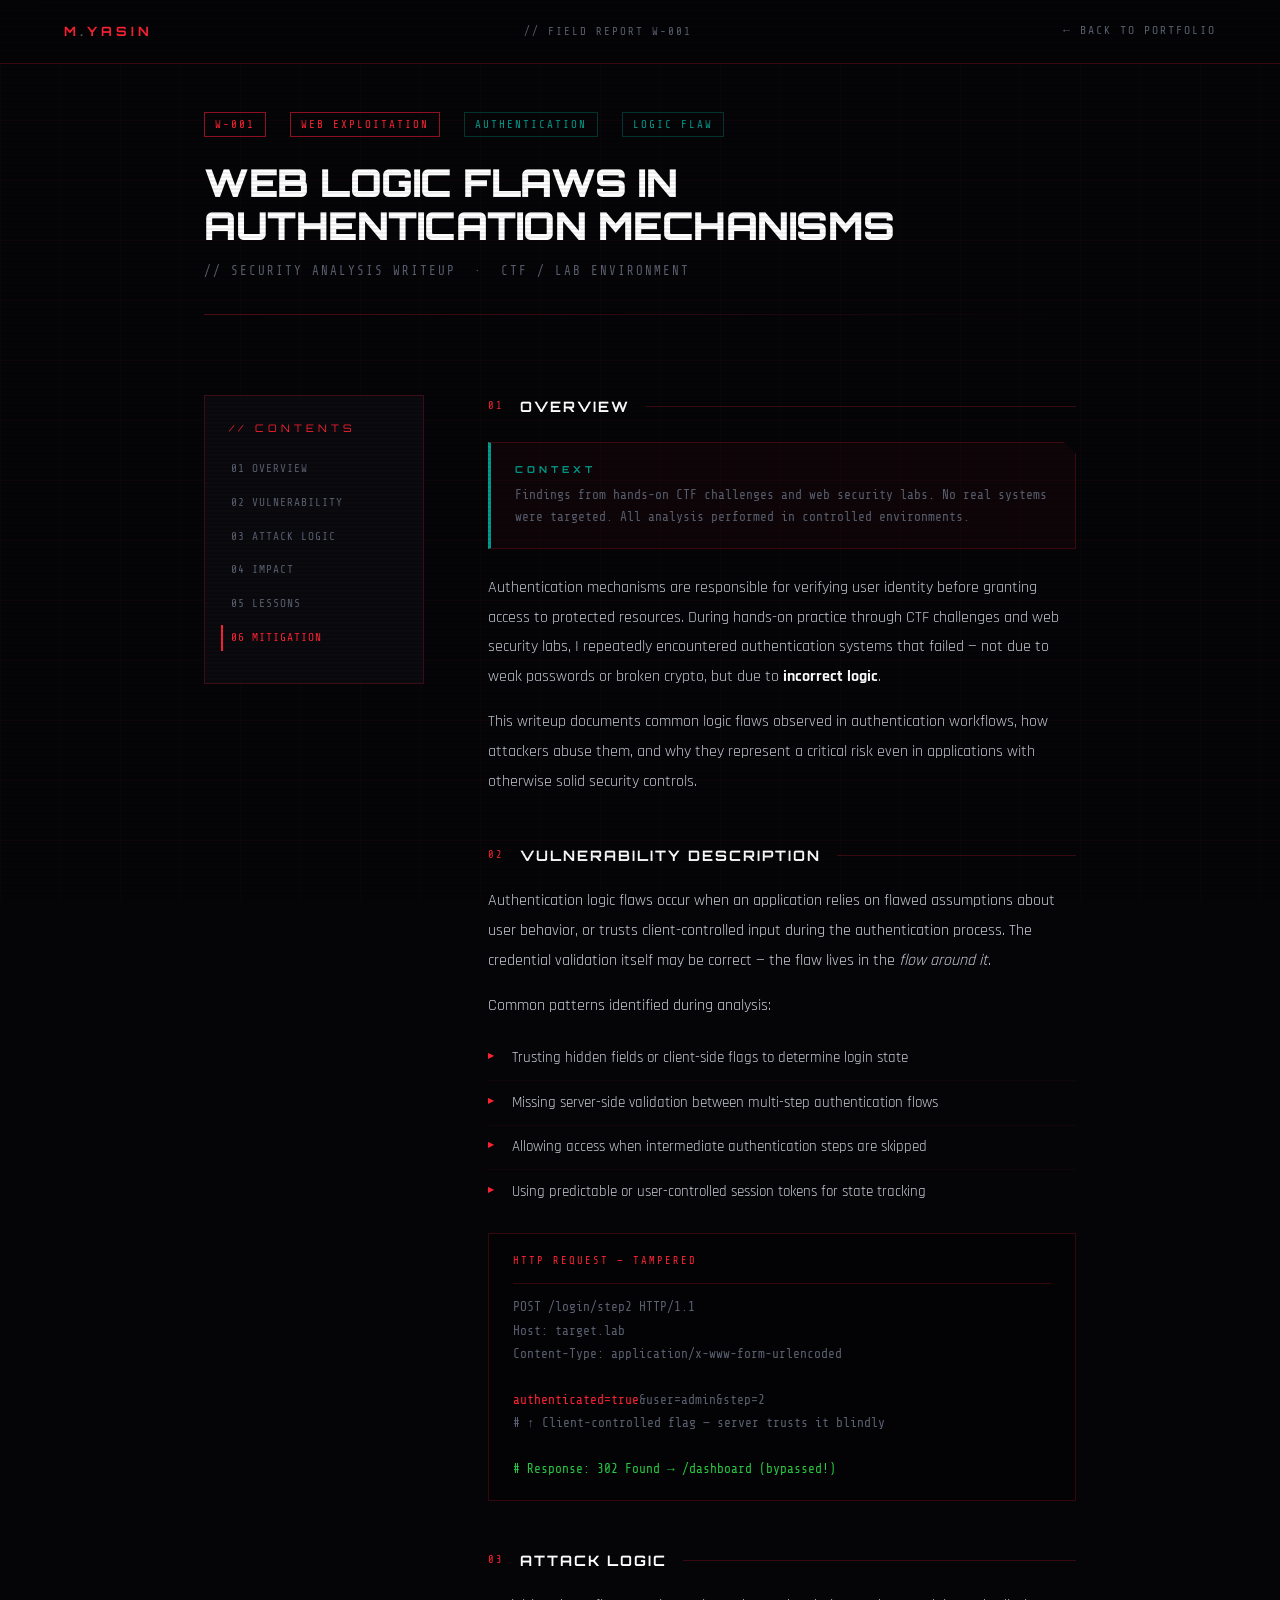
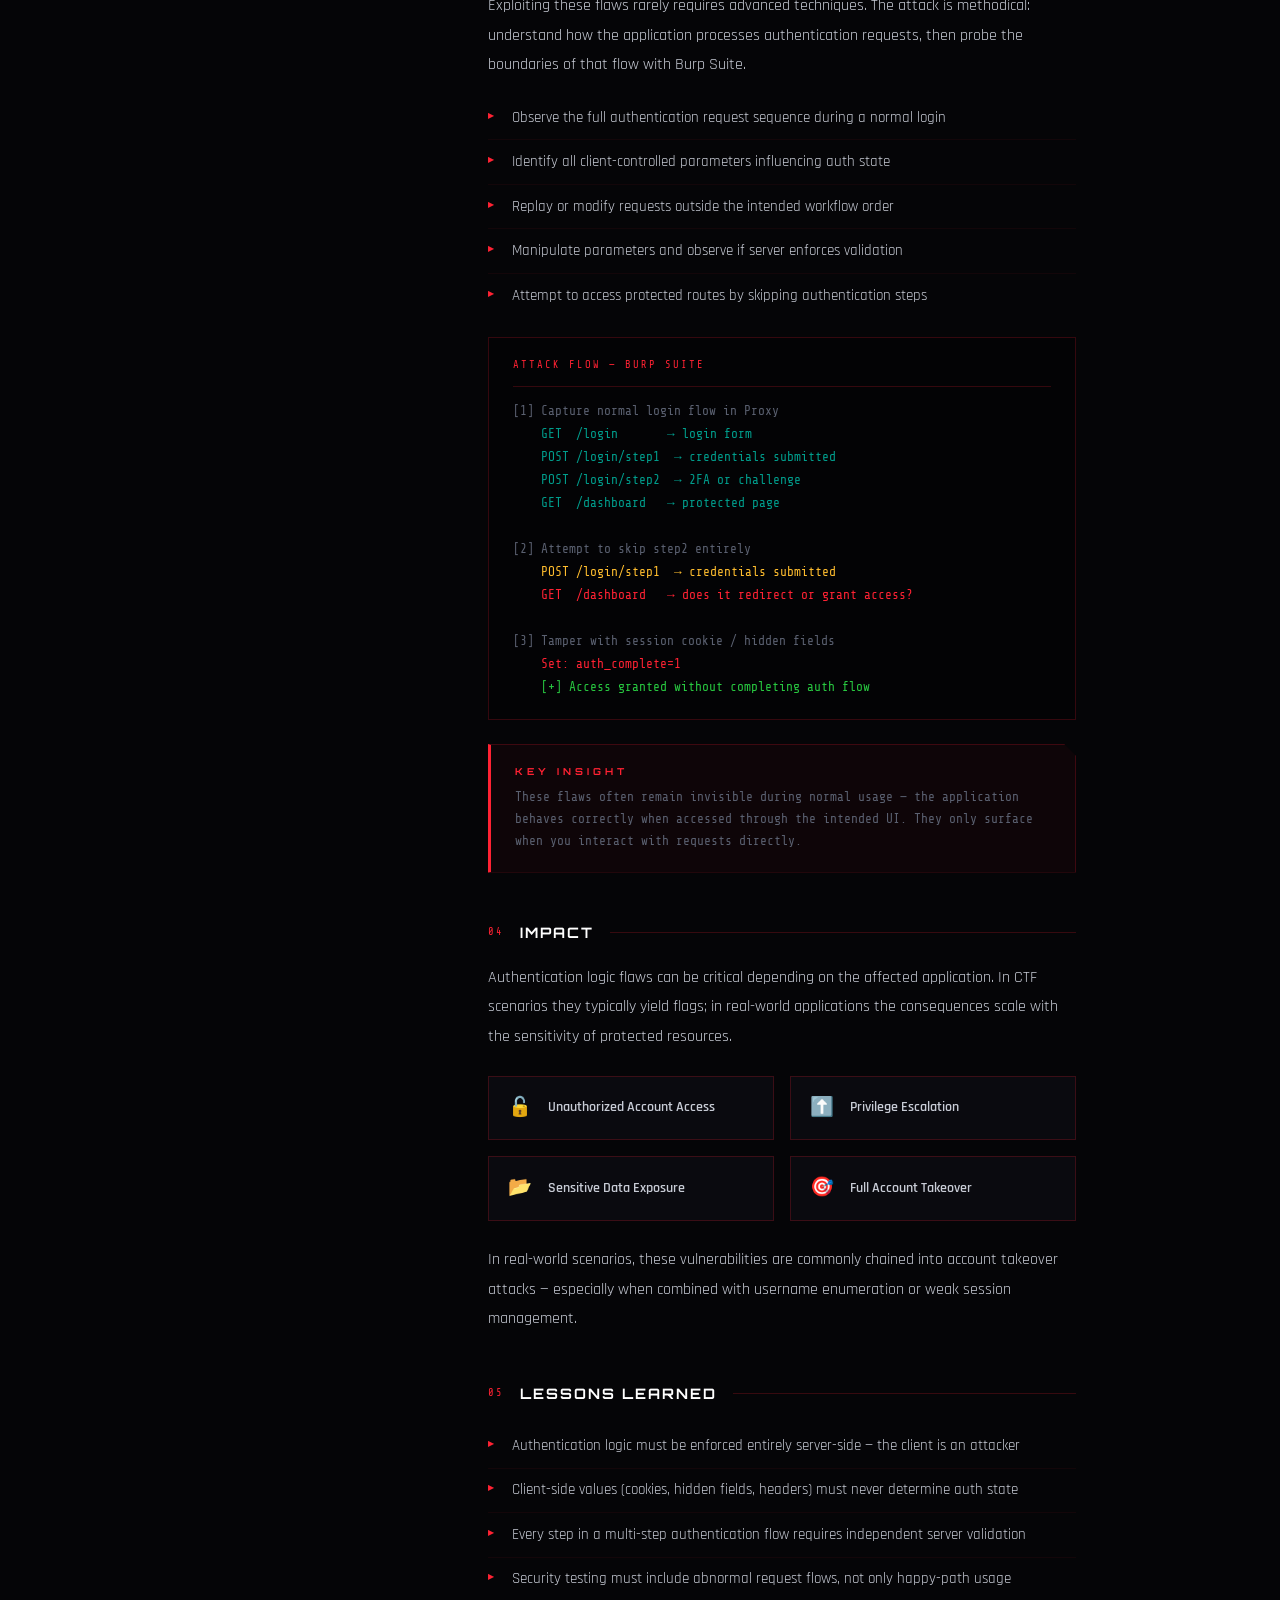
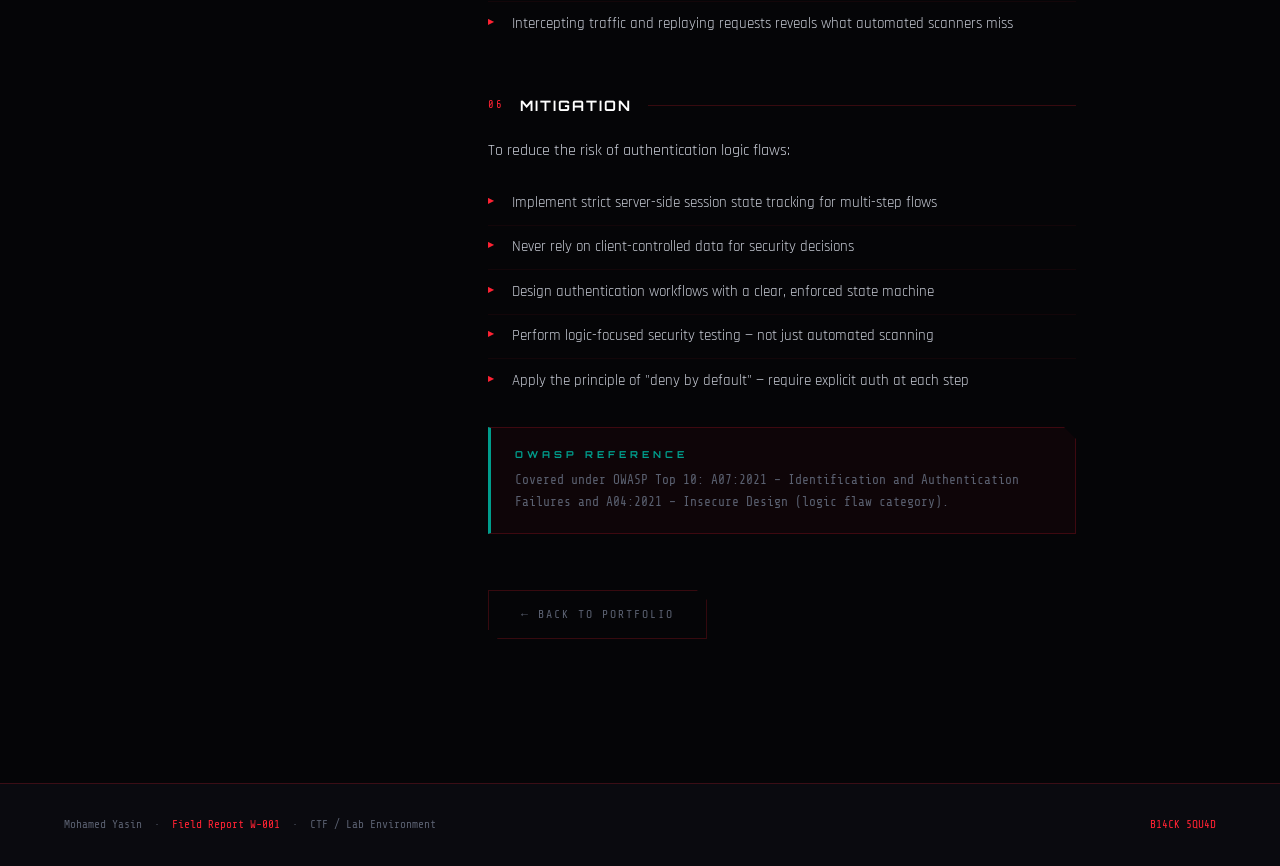
<file: writeups/web-logic-flaw.html>
<!DOCTYPE html>
<html lang="en">
<head>
<meta charset="UTF-8">
<meta name="viewport" content="width=device-width, initial-scale=1.0">
<title>W-001 | Web Logic Flaw — Auth Bypass | Mohamed Yasin</title>
<link rel="preconnect" href="https://fonts.googleapis.com">
<link href="https://fonts.googleapis.com/css2?family=Share+Tech+Mono&family=Orbitron:wght@400;700;900&family=Rajdhani:wght@300;400;600;700&display=swap" rel="stylesheet">
<style>
:root {
  --red: #ff2233;
  --red-dim: #991122;
  --red-glow: rgba(255,34,51,0.25);
  --cyan: #00ffe1;
  --cyan-dim: #009d8c;
  --bg: #050507;
  --bg2: #0a0a0f;
  --bg3: #0f0f18;
  --panel: rgba(255,34,51,0.04);
  --border: rgba(255,34,51,0.2);
  --text: #c8ccd6;
  --text-dim: #5a6070;
  --mono: 'Share Tech Mono', monospace;
  --display: 'Orbitron', sans-serif;
  --body: 'Rajdhani', sans-serif;
}
* { margin: 0; padding: 0; box-sizing: border-box; }
html { scroll-behavior: smooth; }
body {
  background: var(--bg);
  color: var(--text);
  font-family: var(--body);
  font-size: 16px;
  line-height: 1.6;
  overflow-x: hidden;
}
body::before {
  content: '';
  position: fixed;
  inset: 0;
  background: repeating-linear-gradient(0deg, transparent, transparent 2px, rgba(0,0,0,0.07) 2px, rgba(0,0,0,0.07) 4px);
  pointer-events: none;
  z-index: 9999;
}
.grid-bg {
  position: fixed;
  inset: 0;
  background-image: linear-gradient(rgba(255,34,51,0.04) 1px, transparent 1px), linear-gradient(90deg, rgba(255,34,51,0.04) 1px, transparent 1px);
  background-size: 60px 60px;
  animation: gridPan 20s linear infinite;
  pointer-events: none;
  z-index: 0;
}
@keyframes gridPan { 0% { transform: translateY(0); } 100% { transform: translateY(60px); } }

/* NAV */
nav {
  position: fixed;
  top: 0; left: 0; right: 0;
  z-index: 1000;
  display: flex;
  align-items: center;
  justify-content: space-between;
  padding: 0 4rem;
  height: 64px;
  background: rgba(5,5,7,0.9);
  backdrop-filter: blur(20px);
  border-bottom: 1px solid var(--border);
}
.nav-logo {
  font-family: var(--display);
  font-size: 0.8rem;
  font-weight: 700;
  color: var(--red);
  letter-spacing: 4px;
  text-transform: uppercase;
  text-decoration: none;
}
.nav-logo span { color: var(--text-dim); }
.nav-back {
  font-family: var(--mono);
  font-size: 0.72rem;
  color: var(--text-dim);
  text-decoration: none;
  letter-spacing: 2px;
  text-transform: uppercase;
  display: flex;
  align-items: center;
  gap: 8px;
  transition: color 0.2s;
}
.nav-back:hover { color: var(--red); }
.nav-id {
  font-family: var(--mono);
  font-size: 0.68rem;
  color: var(--text-dim);
  letter-spacing: 2px;
}

/* HERO */
.writeup-hero {
  position: relative;
  z-index: 1;
  padding: 7rem 4rem 3rem;
  max-width: 1000px;
  margin: 0 auto;
}
.writeup-meta-bar {
  display: flex;
  align-items: center;
  gap: 1.5rem;
  flex-wrap: wrap;
  margin-bottom: 1.5rem;
}
.meta-tag {
  font-family: var(--mono);
  font-size: 0.68rem;
  color: var(--red);
  border: 1px solid var(--red-dim);
  padding: 3px 10px;
  letter-spacing: 2px;
  text-transform: uppercase;
}
.meta-tag.cyan {
  color: var(--cyan-dim);
  border-color: rgba(0,255,225,0.2);
}
.writeup-title {
  font-family: var(--display);
  font-size: clamp(1.5rem, 4vw, 2.4rem);
  font-weight: 900;
  color: #fff;
  line-height: 1.1;
  letter-spacing: -0.5px;
  margin-bottom: 1rem;
  text-transform: uppercase;
}
.writeup-subtitle {
  font-family: var(--mono);
  font-size: 0.78rem;
  color: var(--text-dim);
  letter-spacing: 2px;
  text-transform: uppercase;
  margin-bottom: 2rem;
}
.writeup-hero-border {
  height: 1px;
  background: linear-gradient(90deg, var(--red-dim), transparent);
  opacity: 0.5;
  margin-bottom: 2rem;
}

/* READING PROGRESS */
.progress-bar {
  position: fixed;
  top: 64px; left: 0;
  height: 2px;
  background: var(--red);
  width: 0%;
  z-index: 999;
  transition: width 0.1s;
  box-shadow: 0 0 8px var(--red);
}

/* CONTENT LAYOUT */
.writeup-layout {
  position: relative;
  z-index: 1;
  max-width: 1000px;
  margin: 0 auto;
  padding: 0 4rem 6rem;
  display: grid;
  grid-template-columns: 220px 1fr;
  gap: 4rem;
  align-items: start;
}

/* SIDEBAR TOC */
.toc {
  position: sticky;
  top: 90px;
  background: var(--bg2);
  border: 1px solid var(--border);
  padding: 1.5rem;
}
.toc-label {
  font-family: var(--display);
  font-size: 0.65rem;
  color: var(--red);
  letter-spacing: 4px;
  text-transform: uppercase;
  margin-bottom: 1.2rem;
  display: flex;
  align-items: center;
  gap: 8px;
}
.toc-label::before { content: '//'; color: var(--red); }
.toc-list { list-style: none; }
.toc-list li { margin-bottom: 0.5rem; }
.toc-list a {
  font-family: var(--mono);
  font-size: 0.7rem;
  color: var(--text-dim);
  text-decoration: none;
  letter-spacing: 1px;
  display: flex;
  align-items: center;
  gap: 8px;
  padding: 4px 0;
  transition: color 0.2s;
  border-left: 2px solid transparent;
  padding-left: 8px;
  margin-left: -8px;
  text-transform: uppercase;
}
.toc-list a:hover, .toc-list a.active {
  color: var(--red);
  border-left-color: var(--red);
}

/* MAIN CONTENT */
.writeup-content { }

.section-block {
  margin-bottom: 3rem;
  animation: fadeUp 0.6s ease both;
}
@keyframes fadeUp { from { opacity:0; transform:translateY(15px); } to { opacity:1; transform:translateY(0); } }

.section-block:nth-child(1) { animation-delay: 0.1s; }
.section-block:nth-child(2) { animation-delay: 0.2s; }
.section-block:nth-child(3) { animation-delay: 0.3s; }
.section-block:nth-child(4) { animation-delay: 0.4s; }
.section-block:nth-child(5) { animation-delay: 0.5s; }
.section-block:nth-child(6) { animation-delay: 0.6s; }

.section-heading {
  display: flex;
  align-items: center;
  gap: 1rem;
  margin-bottom: 1.2rem;
}
.section-num {
  font-family: var(--mono);
  font-size: 0.65rem;
  color: var(--red);
  letter-spacing: 2px;
  flex-shrink: 0;
}
.section-title-text {
  font-family: var(--display);
  font-size: 0.9rem;
  font-weight: 700;
  color: #fff;
  letter-spacing: 2px;
  text-transform: uppercase;
}
.section-heading-line {
  flex: 1;
  height: 1px;
  background: var(--border);
}

.prose {
  font-family: var(--body);
  font-size: 1rem;
  color: var(--text);
  line-height: 1.85;
  font-weight: 400;
  margin-bottom: 1rem;
}
.prose + .prose { margin-top: 0; }

/* Styled list */
.field-list {
  list-style: none;
  margin: 1rem 0;
}
.field-list li {
  font-family: var(--body);
  font-size: 0.95rem;
  color: var(--text);
  padding: 0.6rem 0 0.6rem 1.5rem;
  position: relative;
  border-bottom: 1px solid rgba(255,34,51,0.06);
  line-height: 1.6;
}
.field-list li::before {
  content: '▶';
  position: absolute;
  left: 0;
  color: var(--red);
  font-size: 0.5rem;
  top: 0.85rem;
}
.field-list li:last-child { border-bottom: none; }

/* Severity / impact boxes */
.alert-box {
  background: var(--panel);
  border: 1px solid var(--border);
  border-left: 3px solid var(--red);
  padding: 1.2rem 1.5rem;
  margin: 1.5rem 0;
  position: relative;
  clip-path: polygon(0 0, calc(100% - 12px) 0, 100% 12px, 100% 100%, 0 100%);
}
.alert-box.cyan {
  border-left-color: var(--cyan-dim);
}
.alert-label {
  font-family: var(--display);
  font-size: 0.6rem;
  font-weight: 700;
  color: var(--red);
  letter-spacing: 4px;
  text-transform: uppercase;
  margin-bottom: 0.5rem;
}
.alert-box.cyan .alert-label { color: var(--cyan-dim); }
.alert-text {
  font-family: var(--mono);
  font-size: 0.8rem;
  color: var(--text-dim);
  line-height: 1.7;
}

/* Code / command blocks */
.code-block {
  background: #030305;
  border: 1px solid var(--border);
  padding: 1.2rem 1.5rem;
  margin: 1.2rem 0;
  overflow-x: auto;
}
.code-block-header {
  display: flex;
  align-items: center;
  gap: 8px;
  margin-bottom: 0.8rem;
  padding-bottom: 0.8rem;
  border-bottom: 1px solid var(--border);
}
.code-lang {
  font-family: var(--mono);
  font-size: 0.65rem;
  color: var(--red);
  letter-spacing: 2px;
  text-transform: uppercase;
}
code {
  font-family: var(--mono);
  font-size: 0.8rem;
  color: var(--text);
  display: block;
  line-height: 1.8;
  white-space: pre;
}
.c-red { color: var(--red); }
.c-cyan { color: var(--cyan-dim); }
.c-green { color: #28c840; }
.c-yellow { color: #ffbd2e; }
.c-dim { color: var(--text-dim); }

/* Impact severity grid */
.impact-grid {
  display: grid;
  grid-template-columns: 1fr 1fr;
  gap: 1rem;
  margin: 1.5rem 0;
}
.impact-item {
  background: var(--bg2);
  border: 1px solid var(--border);
  padding: 1rem 1.2rem;
  display: flex;
  align-items: center;
  gap: 1rem;
  transition: border-color 0.2s;
}
.impact-item:hover { border-color: var(--red); }
.impact-icon {
  font-size: 1.2rem;
  flex-shrink: 0;
}
.impact-text {
  font-family: var(--body);
  font-size: 0.9rem;
  color: var(--text);
  font-weight: 600;
}

/* Back button */
.back-btn {
  display: inline-flex;
  align-items: center;
  gap: 10px;
  background: transparent;
  color: var(--text-dim);
  font-family: var(--mono);
  font-size: 0.72rem;
  letter-spacing: 2px;
  text-transform: uppercase;
  text-decoration: none;
  padding: 0.9rem 2rem;
  border: 1px solid var(--border);
  cursor: pointer;
  transition: all 0.3s;
  clip-path: polygon(0 0, calc(100% - 10px) 0, 100% 10px, 100% 100%, 10px 100%, 0 calc(100% - 10px));
  margin-top: 2rem;
}
.back-btn:hover {
  border-color: var(--red);
  color: var(--red);
  box-shadow: 0 0 20px var(--red-glow);
}

/* FOOTER */
footer {
  position: relative;
  z-index: 1;
  border-top: 1px solid var(--border);
  padding: 2rem 4rem;
  display: flex;
  align-items: center;
  justify-content: space-between;
  background: var(--bg2);
}
.footer-text { font-family: var(--mono); font-size: 0.7rem; color: var(--text-dim); }
.footer-text span { color: var(--red); }

::-webkit-scrollbar { width: 6px; }
::-webkit-scrollbar-track { background: var(--bg); }
::-webkit-scrollbar-thumb { background: var(--red-dim); }

@media (max-width: 768px) {
  nav { padding: 0 1.5rem; }
  .writeup-hero { padding: 6rem 1.5rem 2rem; }
  .writeup-layout { grid-template-columns: 1fr; padding: 0 1.5rem 4rem; gap: 2rem; }
  .toc { position: static; }
  footer { padding: 1.5rem; flex-direction: column; gap: 1rem; }
}
</style>
</head>
<body>

<div class="grid-bg"></div>
<div class="progress-bar" id="progress"></div>

<!-- NAV -->
<nav>
  <a href="../index.html" class="nav-logo">M<span>.</span>YASIN</a>
  <span class="nav-id">// FIELD REPORT W-001</span>
  <a href="../index.html" class="nav-back">← Back to Portfolio</a>
</nav>

<!-- WRITEUP HERO -->
<div class="writeup-hero">
  <div class="writeup-meta-bar">
    <span class="meta-tag">W-001</span>
    <span class="meta-tag">Web Exploitation</span>
    <span class="meta-tag cyan">Authentication</span>
    <span class="meta-tag cyan">Logic Flaw</span>
  </div>
  <h1 class="writeup-title">Web Logic Flaws in<br>Authentication Mechanisms</h1>
  <div class="writeup-subtitle">// Security Analysis Writeup &nbsp;·&nbsp; CTF / Lab Environment</div>
  <div class="writeup-hero-border"></div>
</div>

<!-- LAYOUT -->
<div class="writeup-layout">

  <!-- SIDEBAR TOC -->
  <aside class="toc">
    <div class="toc-label">Contents</div>
    <ul class="toc-list">
      <li><a href="#overview" class="active">01 Overview</a></li>
      <li><a href="#vuln">02 Vulnerability</a></li>
      <li><a href="#attack">03 Attack Logic</a></li>
      <li><a href="#impact">04 Impact</a></li>
      <li><a href="#lessons">05 Lessons</a></li>
      <li><a href="#mitigation">06 Mitigation</a></li>
    </ul>
  </aside>

  <!-- MAIN CONTENT -->
  <div class="writeup-content">

    <!-- OVERVIEW -->
    <div class="section-block" id="overview">
      <div class="section-heading">
        <span class="section-num">01</span>
        <span class="section-title-text">Overview</span>
        <div class="section-heading-line"></div>
      </div>

      <div class="alert-box cyan">
        <div class="alert-label">Context</div>
        <div class="alert-text">
          Findings from hands-on CTF challenges and web security labs. 
          No real systems were targeted. All analysis performed in controlled environments.
        </div>
      </div>

      <p class="prose">
        Authentication mechanisms are responsible for verifying user identity before 
        granting access to protected resources. During hands-on practice through CTF 
        challenges and web security labs, I repeatedly encountered authentication systems 
        that failed — not due to weak passwords or broken crypto, but due to 
        <strong style="color:#fff;">incorrect logic</strong>.
      </p>
      <p class="prose">
        This writeup documents common logic flaws observed in authentication workflows, 
        how attackers abuse them, and why they represent a critical risk even in 
        applications with otherwise solid security controls.
      </p>
    </div>

    <!-- VULNERABILITY -->
    <div class="section-block" id="vuln">
      <div class="section-heading">
        <span class="section-num">02</span>
        <span class="section-title-text">Vulnerability Description</span>
        <div class="section-heading-line"></div>
      </div>

      <p class="prose">
        Authentication logic flaws occur when an application relies on flawed assumptions 
        about user behavior, or trusts client-controlled input during the authentication 
        process. The credential validation itself may be correct — the flaw lives in the 
        <em>flow around it</em>.
      </p>

      <p class="prose">Common patterns identified during analysis:</p>
      <ul class="field-list">
        <li>Trusting hidden fields or client-side flags to determine login state</li>
        <li>Missing server-side validation between multi-step authentication flows</li>
        <li>Allowing access when intermediate authentication steps are skipped</li>
        <li>Using predictable or user-controlled session tokens for state tracking</li>
      </ul>

      <div class="code-block">
        <div class="code-block-header">
          <span class="code-lang">HTTP Request — Tampered</span>
        </div>
        <code><span class="c-dim">POST /login/step2 HTTP/1.1</span>
<span class="c-dim">Host: target.lab</span>
<span class="c-dim">Content-Type: application/x-www-form-urlencoded</span>

<span class="c-red">authenticated=true</span><span class="c-dim">&amp;user=admin&amp;step=2</span>
<span class="c-dim"># ↑ Client-controlled flag — server trusts it blindly</span>

<span class="c-green"># Response: 302 Found → /dashboard (bypassed!)</span></code>
      </div>
    </div>

    <!-- ATTACK LOGIC -->
    <div class="section-block" id="attack">
      <div class="section-heading">
        <span class="section-num">03</span>
        <span class="section-title-text">Attack Logic</span>
        <div class="section-heading-line"></div>
      </div>

      <p class="prose">
        Exploiting these flaws rarely requires advanced techniques. The attack is 
        methodical: understand how the application processes authentication requests, 
        then probe the boundaries of that flow with Burp Suite.
      </p>

      <ul class="field-list">
        <li>Observe the full authentication request sequence during a normal login</li>
        <li>Identify all client-controlled parameters influencing auth state</li>
        <li>Replay or modify requests outside the intended workflow order</li>
        <li>Manipulate parameters and observe if server enforces validation</li>
        <li>Attempt to access protected routes by skipping authentication steps</li>
      </ul>

      <div class="code-block">
        <div class="code-block-header">
          <span class="code-lang">Attack Flow — Burp Suite</span>
        </div>
        <code><span class="c-dim">[1] Capture normal login flow in Proxy</span>
    <span class="c-cyan">GET  /login       → login form</span>
    <span class="c-cyan">POST /login/step1  → credentials submitted</span>
    <span class="c-cyan">POST /login/step2  → 2FA or challenge</span>
    <span class="c-cyan">GET  /dashboard   → protected page</span>

<span class="c-dim">[2] Attempt to skip step2 entirely</span>
    <span class="c-yellow">POST /login/step1  → credentials submitted</span>
    <span class="c-red">GET  /dashboard   → does it redirect or grant access?</span>

<span class="c-dim">[3] Tamper with session cookie / hidden fields</span>
    <span class="c-red">Set: auth_complete=1</span>
    <span class="c-green">[+] Access granted without completing auth flow</span></code>
      </div>

      <div class="alert-box">
        <div class="alert-label">Key Insight</div>
        <div class="alert-text">
          These flaws often remain invisible during normal usage — the application behaves 
          correctly when accessed through the intended UI. They only surface when you 
          interact with requests directly.
        </div>
      </div>
    </div>

    <!-- IMPACT -->
    <div class="section-block" id="impact">
      <div class="section-heading">
        <span class="section-num">04</span>
        <span class="section-title-text">Impact</span>
        <div class="section-heading-line"></div>
      </div>

      <p class="prose">
        Authentication logic flaws can be critical depending on the affected application. 
        In CTF scenarios they typically yield flags; in real-world applications the 
        consequences scale with the sensitivity of protected resources.
      </p>

      <div class="impact-grid">
        <div class="impact-item">
          <div class="impact-icon">🔓</div>
          <div class="impact-text">Unauthorized Account Access</div>
        </div>
        <div class="impact-item">
          <div class="impact-icon">⬆️</div>
          <div class="impact-text">Privilege Escalation</div>
        </div>
        <div class="impact-item">
          <div class="impact-icon">📂</div>
          <div class="impact-text">Sensitive Data Exposure</div>
        </div>
        <div class="impact-item">
          <div class="impact-icon">🎯</div>
          <div class="impact-text">Full Account Takeover</div>
        </div>
      </div>

      <p class="prose">
        In real-world scenarios, these vulnerabilities are commonly chained into 
        account takeover attacks — especially when combined with username enumeration 
        or weak session management.
      </p>
    </div>

    <!-- LESSONS -->
    <div class="section-block" id="lessons">
      <div class="section-heading">
        <span class="section-num">05</span>
        <span class="section-title-text">Lessons Learned</span>
        <div class="section-heading-line"></div>
      </div>

      <ul class="field-list">
        <li>Authentication logic must be enforced entirely server-side — the client is an attacker</li>
        <li>Client-side values (cookies, hidden fields, headers) must never determine auth state</li>
        <li>Every step in a multi-step authentication flow requires independent server validation</li>
        <li>Security testing must include abnormal request flows, not only happy-path usage</li>
        <li>Intercepting traffic and replaying requests reveals what automated scanners miss</li>
      </ul>
    </div>

    <!-- MITIGATION -->
    <div class="section-block" id="mitigation">
      <div class="section-heading">
        <span class="section-num">06</span>
        <span class="section-title-text">Mitigation</span>
        <div class="section-heading-line"></div>
      </div>

      <p class="prose">To reduce the risk of authentication logic flaws:</p>

      <ul class="field-list">
        <li>Implement strict server-side session state tracking for multi-step flows</li>
        <li>Never rely on client-controlled data for security decisions</li>
        <li>Design authentication workflows with a clear, enforced state machine</li>
        <li>Perform logic-focused security testing — not just automated scanning</li>
        <li>Apply the principle of "deny by default" — require explicit auth at each step</li>
      </ul>

      <div class="alert-box cyan">
        <div class="alert-label">OWASP Reference</div>
        <div class="alert-text">
          Covered under OWASP Top 10: A07:2021 – Identification and Authentication Failures 
          and A04:2021 – Insecure Design (logic flaw category).
        </div>
      </div>

      <a href="../index.html" class="back-btn">← Back to Portfolio</a>
    </div>

  </div>
</div>

<footer>
  <div class="footer-text">
    Mohamed Yasin &nbsp;·&nbsp; <span>Field Report W-001</span> &nbsp;·&nbsp; CTF / Lab Environment
  </div>
  <div class="footer-text">
    <span>B14CK 5QU4D</span>
  </div>
</footer>

<script>
// Reading progress bar
window.addEventListener('scroll', () => {
  const el = document.documentElement;
  const pct = (el.scrollTop / (el.scrollHeight - el.clientHeight)) * 100;
  document.getElementById('progress').style.width = pct + '%';
});

// Active TOC link
const sections = document.querySelectorAll('.section-block[id]');
const tocLinks = document.querySelectorAll('.toc-list a');
const observer = new IntersectionObserver((entries) => {
  entries.forEach(entry => {
    if (entry.isIntersecting) {
      tocLinks.forEach(l => l.classList.remove('active'));
      const active = document.querySelector(`.toc-list a[href="#${entry.target.id}"]`);
      if (active) active.classList.add('active');
    }
  });
}, { rootMargin: '-20% 0px -70% 0px' });
sections.forEach(s => observer.observe(s));
</script>
</body>
</html>
</file>
